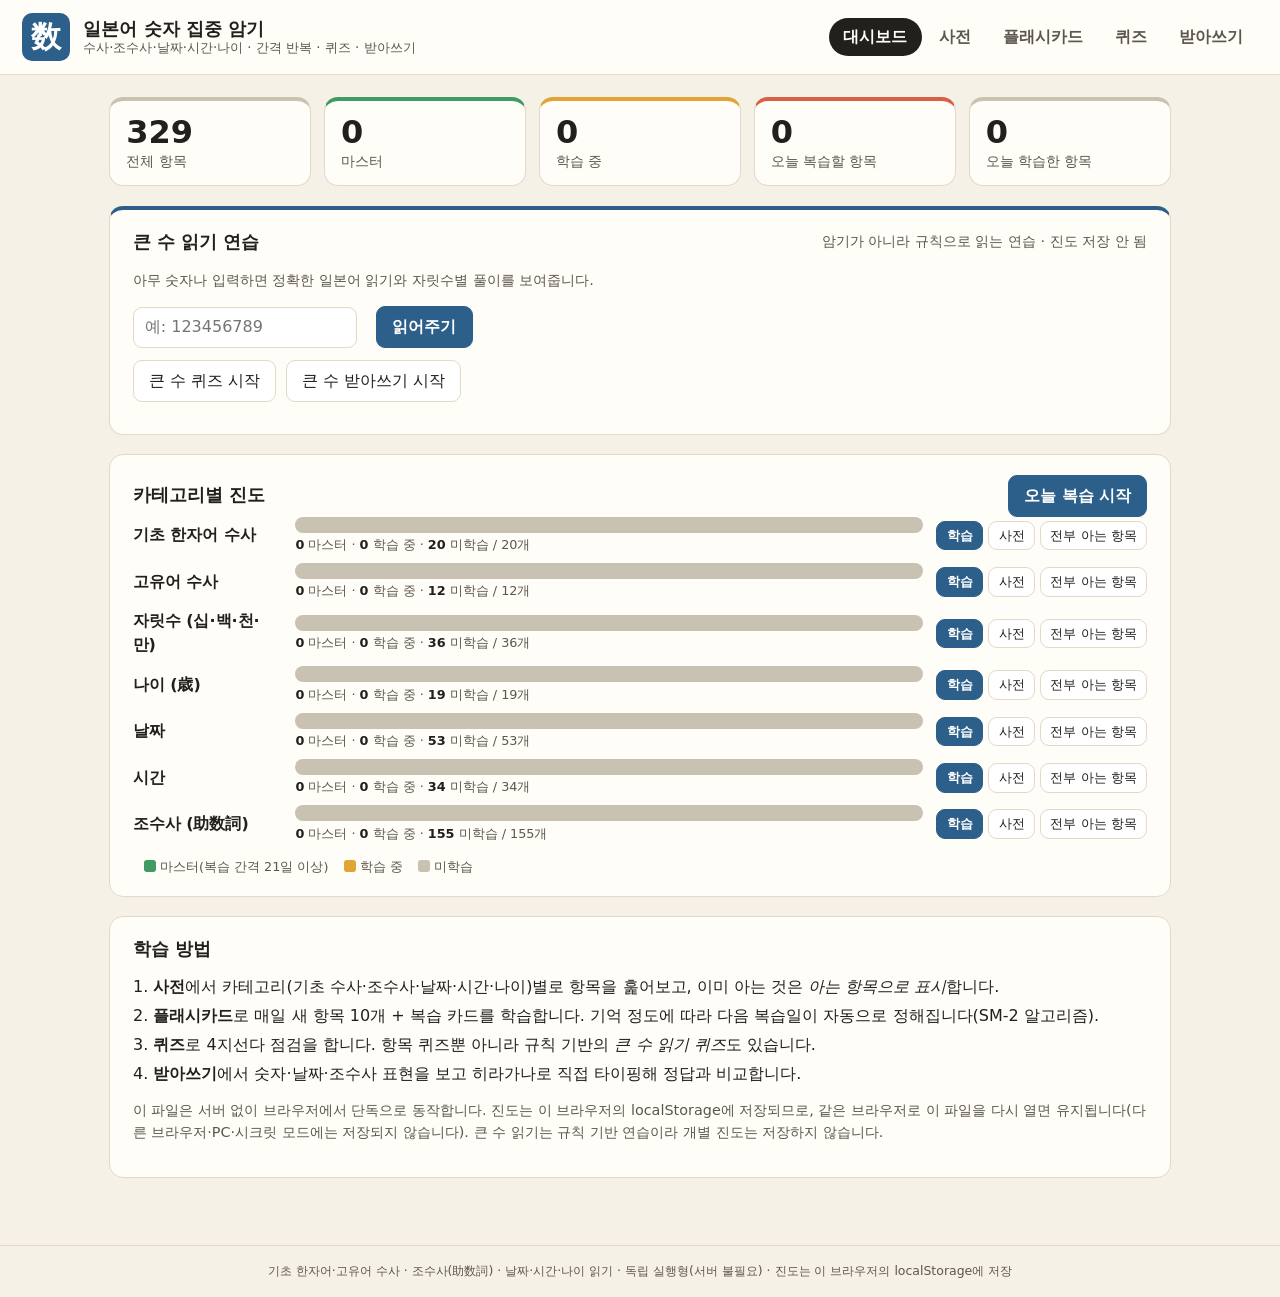
<file: standalone/nihongo-suuji-trainer.html>
<!DOCTYPE html>
<html lang="ko">
<head>
<link rel="icon" href="data:image/svg+xml,<svg xmlns=%22http://www.w3.org/2000/svg%22 viewBox=%220 0 100 100%22><text y=%22.9em%22 font-size=%2290%22>数</text></svg>">
<meta charset="utf-8">
<meta name="viewport" content="width=device-width, initial-scale=1">
<title>日本語 数字 집중 암기</title>
<style>
:root {
  --paper: #f6f1e7;
  --paper-2: #fffdf8;
  --ink: #23201c;
  --ink-2: #5d564c;
  --line: #e2d9c8;
  --accent: #2c5f8a;
  --accent-2: #204a6d;
  --new: #c9c1b2;
  --learning: #e0a534;
  --mastered: #3f9a63;
  --due: #d95f45;
  --kanji-font: "Noto Sans JP", "Noto Sans CJK JP", "Yu Gothic", "Meiryo", "MS Gothic", "Hiragino Kaku Gothic ProN", sans-serif;
  --ui-font: "Segoe UI", "Malgun Gothic", "Apple SD Gothic Neo", "Noto Sans KR", system-ui, sans-serif;
}

* { box-sizing: border-box; }
html { color-scheme: light; }
body {
  margin: 0;
  font-family: var(--ui-font);
  background: var(--paper);
  color: var(--ink);
  line-height: 1.5;
}
[lang="ja"], .ja { font-family: var(--kanji-font); }
button { font: inherit; cursor: pointer; }
a { color: inherit; }
.hidden { display: none !important; }
.muted { color: var(--ink-2); font-size: .9rem; }
.center { text-align: center; }
code { background: #e3e9ee; padding: 0 .3em; border-radius: 4px; }
kbd {
  display: inline-block; margin-left: .45em; padding: 0 .4em; border-radius: 4px;
  border: 1px solid rgba(0,0,0,.25); background: rgba(255,255,255,.55);
  font: .72rem/1.5 var(--ui-font); color: var(--ink-2);
}

/* ---------- header ---------- */
.top {
  display: flex; flex-wrap: wrap; align-items: center; justify-content: space-between; gap: .8rem 1.5rem;
  padding: .8rem 1.4rem; background: var(--paper-2); border-bottom: 1px solid var(--line);
  position: sticky; top: 0; z-index: 10;
}
.brand { display: flex; align-items: center; gap: .8rem; text-decoration: none; }
.brand-kanji {
  width: 48px; height: 48px; border-radius: 10px; background: var(--accent); color: #fff;
  font: 700 30px/48px var(--kanji-font); text-align: center;
}
.brand-text { display: flex; flex-direction: column; line-height: 1.25; }
.brand-text strong { font-size: 1.15rem; }
.brand-text small { color: var(--ink-2); }
.tabs { display: flex; gap: .2rem; flex-wrap: wrap; }
.tabs a {
  padding: .45rem .9rem; border-radius: 999px; text-decoration: none; font-weight: 600; color: var(--ink-2);
}
.tabs a:hover { background: #e9eef2; }
.tabs a.active { background: var(--ink); color: #fff; }

main { max-width: 1100px; margin: 0 auto; padding: 1.4rem 1.2rem 3rem; }
.view { display: none; }
.view.active { display: block; animation: fade .18s ease-out; }
@keyframes fade { from { opacity: 0; transform: translateY(4px);} to { opacity: 1; transform: none; } }

.card {
  background: var(--paper-2); border: 1px solid var(--line); border-radius: 14px;
  padding: 1.2rem 1.4rem; margin-bottom: 1.2rem;
}
.card h2 { margin: 0 0 .8rem; font-size: 1.1rem; }
.card-head { display: flex; align-items: center; justify-content: space-between; gap: 1rem; flex-wrap: wrap; }
.card-head h2 { margin: 0; }
.howto ol { padding-left: 1.3rem; margin: 0 0 .6rem; }
.howto li { margin: .3rem 0; }

/* ---------- buttons ---------- */
button {
  border: 1px solid var(--line); background: #fff; color: var(--ink);
  padding: .5rem .95rem; border-radius: 9px; transition: background .12s, transform .06s;
}
button:hover { background: #eef2f5; }
button:active { transform: translateY(1px); }
button.primary { background: var(--accent); border-color: var(--accent); color: #fff; font-weight: 600; }
button.primary:hover { background: var(--accent-2); }
button.big { font-size: 1.05rem; padding: .7rem 1.6rem; }
button.link { border: 0; background: none; color: var(--ink-2); text-decoration: underline; padding: 0; }
button.link:hover { color: var(--accent); }
button.small { padding: .25rem .6rem; font-size: .82rem; }

/* ---------- dashboard ---------- */
.hero { display: grid; grid-template-columns: repeat(auto-fit, minmax(150px, 1fr)); gap: .8rem; margin-bottom: 1.2rem; }
.stat {
  background: var(--paper-2); border: 1px solid var(--line); border-radius: 14px; padding: .9rem 1rem;
  border-top: 4px solid var(--new);
}
.stat .num { font-size: 2rem; font-weight: 700; line-height: 1.1; }
.stat .lbl { color: var(--ink-2); font-size: .85rem; }
.stat.st-mastered { border-top-color: var(--mastered); }
.stat.st-learning { border-top-color: var(--learning); }
.stat.st-due { border-top-color: var(--due); }

.bignum-card { border-top: 4px solid var(--accent); }
.bignum-result {
  margin-top: .9rem; padding: 1rem; background: #eef4f8; border: 1px solid #cddce6; border-radius: 12px;
}
.bignum-result .reading { font: 500 1.9rem/1.3 var(--kanji-font); color: var(--accent-2); }
.bignum-result .display { color: var(--ink-2); margin-bottom: .3rem; }
.bignum-result .steps { margin-top: .5rem; font-size: .88rem; color: var(--ink-2); }
.bignum-result .steps div { margin: .1rem 0; }

.grade-rows { display: flex; flex-direction: column; gap: .55rem; }
.grow { display: grid; grid-template-columns: 150px 1fr auto; gap: .8rem; align-items: center; }
.grow .g-label { font-weight: 700; }
.grow .g-bar { height: 16px; border-radius: 8px; overflow: hidden; background: var(--new); display: flex; }
.grow .g-bar i { display: block; height: 100%; }
.grow .g-bar .m { background: var(--mastered); }
.grow .g-bar .l { background: var(--learning); }
.grow .g-nums { font-size: .8rem; color: var(--ink-2); margin-top: .15rem; }
.grow .g-nums b { color: var(--ink); }
.grow .g-actions { display: flex; gap: .3rem; flex-wrap: wrap; }
.legend { margin: .9rem 0 0; font-size: .8rem; color: var(--ink-2); }
.sw { display: inline-block; width: 12px; height: 12px; border-radius: 3px; vertical-align: -1px; margin: 0 .3em 0 .9em; }
.sw-mastered { background: var(--mastered); }
.sw-learning { background: var(--learning); }
.sw-new { background: var(--new); }

/* ---------- list ---------- */
.toolbar { display: flex; flex-wrap: wrap; gap: .6rem; align-items: center; margin-bottom: 1rem; }
.chips { display: flex; flex-wrap: wrap; gap: .3rem; }
.chip {
  padding: .3rem .75rem; border-radius: 999px; border: 1px solid var(--line); background: #fff;
  font-weight: 600;
}
.chip.active { background: var(--ink); color: #fff; border-color: var(--ink); }
select, input[type="search"], input[type="text"] {
  font: inherit; padding: .45rem .7rem; border: 1px solid var(--line); border-radius: 9px; background: #fff; color: var(--ink);
}
input[type="search"] { min-width: 240px; flex: 1; }
.grid { display: grid; grid-template-columns: repeat(auto-fill, minmax(120px, 1fr)); gap: .5rem; }
.tile {
  display: flex; flex-direction: column; align-items: center; justify-content: center; gap: .15rem;
  padding: .6rem .4rem; border-radius: 10px; border: 1px solid var(--line); background: #fff;
  border-bottom-width: 4px; text-align: center;
}
.tile .k { font: 500 1.4rem/1.2 var(--kanji-font); }
.tile .r { font-size: .78rem; color: var(--accent-2); font-family: var(--kanji-font); }
.tile .m { font-size: .68rem; color: var(--ink-2); white-space: nowrap; overflow: hidden; text-overflow: ellipsis; max-width: 100%; }
.tile.st-new { border-bottom-color: var(--new); }
.tile.st-learning { border-bottom-color: var(--learning); }
.tile.st-mastered { border-bottom-color: var(--mastered); }
.tile.is-due { background: #fdf1ee; }
.tile.is-irregular { box-shadow: inset 0 0 0 1px #e0a534; }
.empty { padding: 2rem; text-align: center; color: var(--ink-2); }

/* ---------- badges ---------- */
.badge {
  display: inline-block; padding: .1rem .55rem; border-radius: 999px; font-size: .75rem; font-weight: 600;
  background: #e5ecf1; color: var(--ink-2); margin-right: .3rem;
}
.badge.st-new { background: #e9e4d9; }
.badge.st-learning { background: #fbe7bf; color: #7a5200; }
.badge.st-mastered { background: #d5efdf; color: #1d5c37; }
.badge.due { background: #fadcd3; color: #8f2b20; }
.badge.irregular { background: #fdeccb; color: #8a5a00; }

/* ---------- readings ---------- */
.rd { display: flex; gap: .6rem; align-items: baseline; margin: .2rem 0; font-family: var(--kanji-font); font-size: 1.15rem; }
.rd .lbl { font: 600 .72rem var(--ui-font); color: #fff; background: var(--ink-2); border-radius: 4px; padding: 0 .4em; white-space: nowrap; }
.rd .lbl.on { background: var(--accent); }
.korean { font-size: 1.35rem; font-weight: 700; margin: .3rem 0; }
.note-line { font-size: .85rem; color: #8a5a00; background: #fdf3de; border-radius: 8px; padding: .4rem .6rem; margin-top: .4rem; }

/* ---------- flashcards ---------- */
.progress { height: 8px; background: #e0e8ee; border-radius: 4px; overflow: hidden; margin-bottom: .4rem; }
.progress .bar { height: 100%; width: 0; background: var(--accent); transition: width .2s; }
.flash-meta { display: flex; justify-content: space-between; color: var(--ink-2); font-size: .85rem; margin-bottom: .8rem; }
.fcard {
  background: var(--paper-2); border: 1px solid var(--line); border-radius: 18px; min-height: 300px;
  display: flex; align-items: center; justify-content: center; padding: 1.5rem; margin-bottom: 1rem; cursor: pointer;
  box-shadow: 0 8px 24px rgba(30,50,70,.06);
}
.fcard .big { font: 500 4.5rem/1.2 var(--kanji-font); text-align: center; }
.fcard .front-reading { text-align: center; }
.fcard .front-reading .reading-big { font: 500 3rem/1.3 var(--kanji-font); }
.back { display: grid; grid-template-columns: auto 1fr; gap: 1.5rem; align-items: center; width: 100%; max-width: 640px; }
.back .big { font: 500 3.2rem/1.2 var(--kanji-font); }
.back .hist { font-size: .8rem; color: var(--ink-2); margin-top: .5rem; }
.actions { display: flex; justify-content: center; gap: .6rem; flex-wrap: wrap; margin-bottom: .8rem; }
.actions.rate button {
  min-width: 120px; padding: .6rem .8rem; display: flex; flex-direction: column; align-items: center; gap: .05rem; font-weight: 600;
}
.actions.rate button small { font-weight: 400; color: var(--ink-2); font-size: .72rem; }
.r-again { border-color: #e0a89e; background: #fbeae6; }
.r-hard { border-color: #e6c48a; background: #fdf1da; }
.r-good { border-color: #a6d3b6; background: #e5f5ea; }
.r-easy { border-color: #9dc2e6; background: #e5f0fb; }

/* ---------- quiz mode toggle ---------- */
.quiz-mode-toggle { display: flex; gap: .4rem; margin-bottom: 1rem; }
.qmode, .wmode {
  padding: .5rem 1.1rem; border-radius: 999px; font-weight: 600; border: 1px solid var(--line); background: #fff;
}
.qmode.active, .wmode.active { background: var(--accent); border-color: var(--accent); color: #fff; }

/* ---------- quiz ---------- */
.qcard { background: var(--paper-2); border: 1px solid var(--line); border-radius: 18px; padding: 1.5rem; margin-bottom: 1rem; }
.q-prompt { text-align: center; margin-bottom: 1.2rem; }
.q-prompt .big { font: 500 3.4rem/1.2 var(--kanji-font); }
.q-prompt .sub { color: var(--ink-2); font-size: .9rem; }
.choices { display: grid; grid-template-columns: repeat(auto-fit, minmax(200px, 1fr)); gap: .6rem; }
.choice {
  text-align: left; padding: .8rem 1rem; font-size: 1.15rem; border-radius: 12px; display: flex; gap: .7rem; align-items: center;
  font-family: var(--kanji-font);
}
.choice .idx { font: 600 .8rem var(--ui-font); color: #fff; background: var(--ink-2); border-radius: 6px; padding: .1rem .5rem; }
.choice.correct { background: #d5efdf; border-color: var(--mastered); }
.choice.wrong { background: #fadcd3; border-color: var(--due); }
.choice:disabled { cursor: default; opacity: .85; }
.q-reveal { margin-top: 1rem; padding-top: 1rem; border-top: 1px dashed var(--line); }
.q-reveal .big { font: 500 2.4rem/1.2 var(--kanji-font); }
.result-list { display: flex; flex-wrap: wrap; gap: .4rem; margin-top: .6rem; }

/* ---------- dictation / writing ---------- */
.write-prompt-card {
  background: var(--paper-2); border: 1px solid var(--line); border-radius: 18px; padding: 2rem; margin-bottom: 1rem;
  text-align: center;
}
.write-prompt-card .big { font: 500 4rem/1.3 var(--kanji-font); }
.write-input-row { display: flex; gap: .6rem; margin-bottom: 1rem; }
.write-input-row input { flex: 1; font-size: 1.2rem; padding: .7rem 1rem; font-family: var(--kanji-font); }
.write-result { padding: 1rem; border-radius: 12px; margin-bottom: 1rem; }
.write-result.ok { background: #e1f3e8; border: 1px solid var(--mastered); }
.write-result.bad { background: #fbe6e1; border: 1px solid var(--due); }
.write-result .expected { font: 500 1.5rem/1.3 var(--kanji-font); margin-top: .3rem; }
.write-result .steps { margin-top: .5rem; font-size: .85rem; color: var(--ink-2); }

/* ---------- modal ---------- */
.modal {
  position: fixed; inset: 0; background: rgba(20,30,40,.45); display: flex; align-items: center; justify-content: center;
  z-index: 50; padding: 1rem;
}
.modal-box {
  background: var(--paper-2); border-radius: 18px; padding: 1.5rem; max-width: 640px; width: 100%; max-height: 90vh; overflow: auto;
  box-shadow: 0 20px 60px rgba(0,0,0,.25);
}
.detail-big { font: 500 3.5rem/1.2 var(--kanji-font); margin-bottom: .5rem; }
.detail .prog { font-size: .85rem; color: var(--ink-2); margin: .6rem 0; }
.detail .actions { justify-content: flex-start; margin-top: 1rem; }
.modal-close { float: right; }

/* ---------- toast ---------- */
.toast {
  position: fixed; left: 50%; bottom: 1.5rem; transform: translateX(-50%); background: var(--ink); color: #fff;
  padding: .6rem 1.1rem; border-radius: 999px; font-size: .9rem; z-index: 60; box-shadow: 0 6px 20px rgba(0,0,0,.25);
}
.foot { text-align: center; color: var(--ink-2); font-size: .78rem; padding: 1rem; border-top: 1px solid var(--line); }

.form-row { display: flex; flex-wrap: wrap; gap: .8rem 1.2rem; align-items: end; }
.form-row label { display: flex; flex-direction: column; gap: .2rem; font-size: .85rem; color: var(--ink-2); }

@media (max-width: 720px) {
  .back, .detail { grid-template-columns: 1fr; }
  .fcard .big { font-size: 3.2rem; }
  .grow { grid-template-columns: 1fr; }
  .grow .g-actions { grid-column: 1 / -1; }
  .brand-text small { display: none; }
  .write-input-row { flex-direction: column; }
}

</style>
</head>
<body>
<header class="top">
  <a class="brand" href="#dash">
    <span class="brand-kanji" lang="ja">数</span>
    <span class="brand-text">
      <strong>일본어 숫자 집중 암기</strong>
      <small>수사·조수사·날짜·시간·나이 · 간격 반복 · 퀴즈 · 받아쓰기</small>
    </span>
  </a>
  <nav class="tabs">
    <a href="#dash" data-view="dash">대시보드</a>
    <a href="#list" data-view="list">사전</a>
    <a href="#flash" data-view="flash">플래시카드</a>
    <a href="#quiz" data-view="quiz">퀴즈</a>
    <a href="#write" data-view="write">받아쓰기</a>
  </nav>
</header>

<main>
  <!-- ============================ 대시보드 ============================ -->
  <section id="view-dash" class="view">
    <div class="hero">
      <div class="stat"><div class="num" id="d-total">0</div><div class="lbl">전체 항목</div></div>
      <div class="stat st-mastered"><div class="num" id="d-mastered">0</div><div class="lbl">마스터</div></div>
      <div class="stat st-learning"><div class="num" id="d-learning">0</div><div class="lbl">학습 중</div></div>
      <div class="stat st-due"><div class="num" id="d-due">0</div><div class="lbl">오늘 복습할 항목</div></div>
      <div class="stat"><div class="num" id="d-today">0</div><div class="lbl">오늘 학습한 항목</div></div>
    </div>

    <div class="card bignum-card">
      <div class="card-head">
        <h2>큰 수 읽기 연습</h2>
        <span class="muted">암기가 아니라 규칙으로 읽는 연습 · 진도 저장 안 됨</span>
      </div>
      <p class="muted">아무 숫자나 입력하면 정확한 일본어 읽기와 자릿수별 풀이를 보여줍니다.</p>
      <div class="form-row">
        <input id="dash-bignum-input" type="text" inputmode="numeric" placeholder="예: 123456789" style="min-width:220px">
        <button class="primary" id="dash-bignum-go">읽어주기</button>
      </div>
      <div id="dash-bignum-result" class="bignum-result hidden"></div>
      <div class="actions" style="justify-content:flex-start; margin-top:.8rem">
        <button id="dash-bignum-quiz">큰 수 퀴즈 시작</button>
        <button id="dash-bignum-write">큰 수 받아쓰기 시작</button>
      </div>
    </div>

    <div class="card">
      <div class="card-head">
        <h2>카테고리별 진도</h2>
        <button class="primary" id="dash-review-all">오늘 복습 시작</button>
      </div>
      <div id="cat-rows" class="grade-rows"></div>
      <p class="legend">
        <span class="sw sw-mastered"></span>마스터(복습 간격 21일 이상)
        <span class="sw sw-learning"></span>학습 중
        <span class="sw sw-new"></span>미학습
      </p>
    </div>

    <div class="card howto">
      <h2>학습 방법</h2>
      <ol>
        <li><strong>사전</strong>에서 카테고리(기초 수사·조수사·날짜·시간·나이)별로 항목을 훑어보고, 이미 아는 것은 <em>아는 항목으로 표시</em>합니다.</li>
        <li><strong>플래시카드</strong>로 매일 새 항목 10개 + 복습 카드를 학습합니다. 기억 정도에 따라 다음 복습일이 자동으로 정해집니다(SM-2 알고리즘).</li>
        <li><strong>퀴즈</strong>로 4지선다 점검을 합니다. 항목 퀴즈뿐 아니라 규칙 기반의 <em>큰 수 읽기 퀴즈</em>도 있습니다.</li>
        <li><strong>받아쓰기</strong>에서 숫자·날짜·조수사 표현을 보고 히라가나로 직접 타이핑해 정답과 비교합니다.</li>
      </ol>
      <p class="muted">이 파일은 서버 없이 브라우저에서 단독으로 동작합니다. 진도는 이 브라우저의 localStorage에 저장되므로, 같은 브라우저로 이 파일을 다시 열면 유지됩니다(다른 브라우저·PC·시크릿 모드에는 저장되지 않습니다). 큰 수 읽기는 규칙 기반 연습이라 개별 진도는 저장하지 않습니다.</p>
    </div>
  </section>

  <!-- ============================ 사전 ============================ -->
  <section id="view-list" class="view">
    <div class="toolbar">
      <div class="chips" id="list-cats"></div>
      <select id="list-sub"></select>
      <select id="list-status">
        <option value="all">전체 상태</option>
        <option value="new">미학습</option>
        <option value="learning">학습 중</option>
        <option value="mastered">마스터</option>
        <option value="due">오늘 복습</option>
      </select>
      <input id="list-q" type="search" placeholder="표현 · 읽기(はち/ハチ) · 뜻 검색" autocomplete="off">
      <span id="list-count" class="muted"></span>
    </div>
    <div id="list-grid" class="grid suuji-grid"></div>
  </section>

  <!-- ============================ 플래시카드 ============================ -->
  <section id="view-flash" class="view">
    <div class="card settings" id="flash-settings">
      <h2>플래시카드 (간격 반복 학습)</h2>
      <div class="form-row">
        <label>카테고리 <select id="flash-cat" class="cat-select"></select></label>
        <label>세부 <select id="flash-sub" class="sub-select"></select></label>
        <label>앞면
          <select id="flash-front">
            <option value="prompt">표현 → 읽기·뜻</option>
            <option value="reading">읽기 → 표현</option>
          </select>
        </label>
        <label>새 항목
          <select id="flash-new">
            <option value="5">5개</option>
            <option value="10" selected>10개</option>
            <option value="20">20개</option>
            <option value="0">0 (복습만)</option>
          </select>
        </label>
        <label>카드 수
          <select id="flash-limit">
            <option value="10">10장</option>
            <option value="20" selected>20장</option>
            <option value="50">50장</option>
            <option value="100">100장</option>
          </select>
        </label>
        <button class="primary" id="flash-start">시작</button>
      </div>
      <p class="muted" id="flash-info">복습 예정 카드가 먼저 나오고, 그 뒤에 새 항목이 이어집니다.</p>
    </div>

    <div id="flash-stage" class="hidden">
      <div class="progress"><div class="bar" id="flash-bar"></div></div>
      <div class="flash-meta"><span id="flash-pos"></span><span id="flash-tag"></span></div>
      <div class="fcard" id="fcard">
        <div id="fcard-front"></div>
        <div id="fcard-back" class="hidden"></div>
      </div>
      <div class="actions" id="flash-flip-row">
        <button class="primary big" id="flash-flip">정답 보기 <kbd>Space</kbd></button>
      </div>
      <div class="actions rate hidden" id="flash-rate-row">
        <button data-q="1" class="r-again">다시<kbd>1</kbd><small>바로 재출제</small></button>
        <button data-q="3" class="r-hard">어려움<kbd>2</kbd><small id="iv-hard"></small></button>
        <button data-q="4" class="r-good">보통<kbd>3</kbd><small id="iv-good"></small></button>
        <button data-q="5" class="r-easy">쉬움<kbd>4</kbd><small id="iv-easy"></small></button>
      </div>
      <p class="muted center"><button class="link" id="flash-quit">세션 종료</button></p>
    </div>

    <div id="flash-done" class="card center hidden"></div>
  </section>

  <!-- ============================ 퀴즈 ============================ -->
  <section id="view-quiz" class="view">
    <div class="quiz-mode-toggle">
      <button class="qmode active" data-qmode="item">항목 퀴즈</button>
      <button class="qmode" data-qmode="bignum">큰 수 읽기 퀴즈</button>
    </div>

    <div class="card settings" id="quiz-settings">
      <h2>항목 퀴즈 (4지선다)</h2>
      <div class="form-row">
        <label>카테고리 <select id="quiz-cat" class="cat-select"></select></label>
        <label>세부 <select id="quiz-sub" class="sub-select"></select></label>
        <label>유형
          <select id="quiz-mode">
            <option value="reading">표현 → 읽기</option>
            <option value="prompt">읽기 → 표현</option>
          </select>
        </label>
        <label>출제 대상
          <select id="quiz-pool">
            <option value="all">전체</option>
            <option value="studied">학습한 항목만</option>
          </select>
        </label>
        <label>문항 수
          <select id="quiz-n">
            <option value="10" selected>10문항</option>
            <option value="20">20문항</option>
            <option value="50">50문항</option>
          </select>
        </label>
        <button class="primary" id="quiz-start">시작</button>
      </div>
    </div>

    <div class="card settings hidden" id="bignum-quiz-settings">
      <h2>큰 수 읽기 퀴즈</h2>
      <div class="form-row">
        <label>자릿수
          <select id="bignum-level">
            <option value="2">두 자리 (10~99)</option>
            <option value="3" selected>세 자리 (100~999)</option>
            <option value="4">네 자리 (1000~9999)</option>
            <option value="man">만 단위 (1만~9999만)</option>
            <option value="oku">억 단위 (1억~)</option>
          </select>
        </label>
        <label>문항 수
          <select id="bignum-n">
            <option value="10" selected>10문항</option>
            <option value="20">20문항</option>
          </select>
        </label>
        <button class="primary" id="bignum-quiz-start">시작</button>
      </div>
    </div>

    <div id="quiz-stage" class="hidden">
      <div class="progress"><div class="bar" id="quiz-bar"></div></div>
      <div class="flash-meta"><span id="quiz-pos"></span><span id="quiz-score"></span></div>
      <div class="qcard">
        <div class="q-prompt" id="quiz-prompt"></div>
        <div class="choices" id="quiz-choices"></div>
        <div class="q-reveal hidden" id="quiz-reveal"></div>
      </div>
      <div class="actions"><button class="primary big hidden" id="quiz-next">다음 <kbd>Enter</kbd></button></div>
    </div>

    <div id="quiz-done" class="card hidden"></div>
  </section>

  <!-- ============================ 받아쓰기 ============================ -->
  <section id="view-write" class="view">
    <div class="quiz-mode-toggle">
      <button class="wmode active" data-wmode="item">항목 받아쓰기</button>
      <button class="wmode" data-wmode="bignum">큰 수 받아쓰기</button>
    </div>

    <div class="card settings" id="write-settings">
      <h2>항목 받아쓰기</h2>
      <div class="form-row">
        <label>카테고리 <select id="write-cat" class="cat-select"></select></label>
        <label>세부 <select id="write-sub" class="sub-select"></select></label>
        <label>대상
          <select id="write-source">
            <option value="due">오늘 복습 + 새 항목</option>
            <option value="learning">학습 중인 항목</option>
            <option value="new">미학습 항목 (순서대로)</option>
            <option value="random">무작위</option>
          </select>
        </label>
        <label>개수
          <select id="write-n">
            <option value="10" selected>10개</option>
            <option value="20">20개</option>
            <option value="50">50개</option>
          </select>
        </label>
        <button class="primary" id="write-start">시작</button>
      </div>
      <p class="muted">표현을 보고 히라가나 읽기를 입력하세요. 정답을 확인하면 복습 일정에 반영됩니다.</p>
    </div>

    <div class="card settings hidden" id="bignum-write-settings">
      <h2>큰 수 받아쓰기</h2>
      <div class="form-row">
        <label>자릿수
          <select id="bw-level">
            <option value="2">두 자리 (10~99)</option>
            <option value="3" selected>세 자리 (100~999)</option>
            <option value="4">네 자리 (1000~9999)</option>
            <option value="man">만 단위 (1만~9999만)</option>
            <option value="oku">억 단위 (1억~)</option>
          </select>
        </label>
        <label>개수
          <select id="bw-n">
            <option value="10" selected>10개</option>
            <option value="20">20개</option>
          </select>
        </label>
        <button class="primary" id="bw-start">시작</button>
      </div>
      <p class="muted">임의의 숫자를 보고 히라가나로 정확히 읽어 타이핑하세요. 진도는 저장되지 않습니다.</p>
    </div>

    <div id="write-stage" class="hidden">
      <div class="progress"><div class="bar" id="write-bar"></div></div>
      <div class="flash-meta"><span id="write-pos"></span><span id="write-tag"></span></div>
      <div class="write-prompt-card">
        <div class="big" id="write-prompt-text"></div>
        <div class="muted" id="write-prompt-sub"></div>
      </div>
      <div class="write-input-row">
        <input id="write-input" type="text" placeholder="히라가나로 입력 (예: いっぽん)" autocomplete="off" autocapitalize="off">
        <button class="primary" id="write-check">확인 <kbd>Enter</kbd></button>
      </div>
      <div id="write-result" class="write-result hidden"></div>
      <div class="actions hidden" id="write-next-row">
        <button class="primary big" id="write-next">다음 <kbd>Enter</kbd></button>
      </div>
      <p class="muted center"><button class="link" id="write-quit">세션 종료</button></p>
    </div>

    <div id="write-done" class="card center hidden"></div>
  </section>
</main>

<footer class="foot">기초 한자어·고유어 수사 · 조수사(助数詞) · 날짜·시간·나이 읽기 · 독립 실행형(서버 불필요) · 진도는 이 브라우저의 localStorage에 저장</footer>

<div id="modal" class="modal hidden"><div class="modal-box" id="modal-box"></div></div>
<div id="toast" class="toast hidden"></div>
<script>
const ITEMS_DATA = [{"id": "basic-on-0a", "category": "basic", "subcategory": "onyomi", "prompt": "0", "reading": "ぜろ", "korean": "숫자 0 (ゼロ)", "note": ""}, {"id": "basic-on-0b", "category": "basic", "subcategory": "onyomi", "prompt": "0", "reading": "れい", "korean": "숫자 0 (れい, 격식체)", "note": ""}, {"id": "basic-on-1", "category": "basic", "subcategory": "onyomi", "prompt": "1", "reading": "いち", "korean": "숫자 1", "note": ""}, {"id": "basic-on-2", "category": "basic", "subcategory": "onyomi", "prompt": "2", "reading": "に", "korean": "숫자 2", "note": ""}, {"id": "basic-on-3", "category": "basic", "subcategory": "onyomi", "prompt": "3", "reading": "さん", "korean": "숫자 3", "note": ""}, {"id": "basic-on-4a", "category": "basic", "subcategory": "onyomi", "prompt": "4", "reading": "よん", "korean": "숫자 4 (よん)", "note": ""}, {"id": "basic-on-4b", "category": "basic", "subcategory": "onyomi", "prompt": "4", "reading": "し", "korean": "숫자 4 (し)", "note": ""}, {"id": "basic-on-5", "category": "basic", "subcategory": "onyomi", "prompt": "5", "reading": "ご", "korean": "숫자 5", "note": ""}, {"id": "basic-on-6", "category": "basic", "subcategory": "onyomi", "prompt": "6", "reading": "ろく", "korean": "숫자 6", "note": ""}, {"id": "basic-on-7a", "category": "basic", "subcategory": "onyomi", "prompt": "7", "reading": "なな", "korean": "숫자 7 (なな)", "note": ""}, {"id": "basic-on-7b", "category": "basic", "subcategory": "onyomi", "prompt": "7", "reading": "しち", "korean": "숫자 7 (しち)", "note": ""}, {"id": "basic-on-8", "category": "basic", "subcategory": "onyomi", "prompt": "8", "reading": "はち", "korean": "숫자 8", "note": ""}, {"id": "basic-on-9a", "category": "basic", "subcategory": "onyomi", "prompt": "9", "reading": "きゅう", "korean": "숫자 9 (きゅう)", "note": ""}, {"id": "basic-on-9b", "category": "basic", "subcategory": "onyomi", "prompt": "9", "reading": "く", "korean": "숫자 9 (く)", "note": ""}, {"id": "basic-on-10", "category": "basic", "subcategory": "onyomi", "prompt": "10", "reading": "じゅう", "korean": "숫자 10", "note": ""}, {"id": "basic-on-100", "category": "basic", "subcategory": "onyomi", "prompt": "100", "reading": "ひゃく", "korean": "숫자 100 (백)", "note": ""}, {"id": "basic-on-1000", "category": "basic", "subcategory": "onyomi", "prompt": "1000", "reading": "せん", "korean": "숫자 1000 (천)", "note": ""}, {"id": "basic-on-10000", "category": "basic", "subcategory": "onyomi", "prompt": "10000", "reading": "いちまん", "korean": "숫자 10000 (1만)", "note": ""}, {"id": "basic-on-100000000", "category": "basic", "subcategory": "onyomi", "prompt": "100000000", "reading": "いちおく", "korean": "숫자 100000000 (1억)", "note": ""}, {"id": "basic-on-1000000000000", "category": "basic", "subcategory": "onyomi", "prompt": "1000000000000", "reading": "いっちょう", "korean": "숫자 1000000000000 (1조)", "note": "촉음화: いち+ちょう→いっちょう"}, {"id": "wago-1", "category": "wago", "subcategory": "native", "prompt": "1", "reading": "ひとつ", "korean": "물건 1개(고유어)", "note": ""}, {"id": "wago-2", "category": "wago", "subcategory": "native", "prompt": "2", "reading": "ふたつ", "korean": "물건 2개(고유어)", "note": ""}, {"id": "wago-3", "category": "wago", "subcategory": "native", "prompt": "3", "reading": "みっつ", "korean": "물건 3개(고유어)", "note": ""}, {"id": "wago-4", "category": "wago", "subcategory": "native", "prompt": "4", "reading": "よっつ", "korean": "물건 4개(고유어)", "note": ""}, {"id": "wago-5", "category": "wago", "subcategory": "native", "prompt": "5", "reading": "いつつ", "korean": "물건 5개(고유어)", "note": ""}, {"id": "wago-6", "category": "wago", "subcategory": "native", "prompt": "6", "reading": "むっつ", "korean": "물건 6개(고유어)", "note": ""}, {"id": "wago-7", "category": "wago", "subcategory": "native", "prompt": "7", "reading": "ななつ", "korean": "물건 7개(고유어)", "note": ""}, {"id": "wago-8", "category": "wago", "subcategory": "native", "prompt": "8", "reading": "やっつ", "korean": "물건 8개(고유어)", "note": ""}, {"id": "wago-9", "category": "wago", "subcategory": "native", "prompt": "9", "reading": "ここのつ", "korean": "물건 9개(고유어)", "note": ""}, {"id": "wago-10", "category": "wago", "subcategory": "native", "prompt": "10", "reading": "とお", "korean": "물건 10개(고유어)", "note": ""}, {"id": "wago-ikutsu", "category": "wago", "subcategory": "native", "prompt": "いくつ(개수)", "reading": "いくつ", "korean": "몇 개?", "note": ""}, {"id": "wago-hatachi", "category": "wago", "subcategory": "native", "prompt": "20歳", "reading": "はたち", "korean": "스무 살 (20세, 불규칙)", "note": "はたち는 20세 전용 불규칙 표현"}, {"id": "place-juu-10", "category": "place", "subcategory": "juu", "prompt": "10", "reading": "じゅう", "korean": "10 (십)", "note": ""}, {"id": "place-juu-20", "category": "place", "subcategory": "juu", "prompt": "20", "reading": "にじゅう", "korean": "20 (이십)", "note": ""}, {"id": "place-juu-30", "category": "place", "subcategory": "juu", "prompt": "30", "reading": "さんじゅう", "korean": "30 (삼십)", "note": ""}, {"id": "place-juu-40", "category": "place", "subcategory": "juu", "prompt": "40", "reading": "よんじゅう", "korean": "40 (사십)", "note": ""}, {"id": "place-juu-50", "category": "place", "subcategory": "juu", "prompt": "50", "reading": "ごじゅう", "korean": "50 (오십)", "note": ""}, {"id": "place-juu-60", "category": "place", "subcategory": "juu", "prompt": "60", "reading": "ろくじゅう", "korean": "60 (육십)", "note": ""}, {"id": "place-juu-70", "category": "place", "subcategory": "juu", "prompt": "70", "reading": "ななじゅう", "korean": "70 (칠십)", "note": ""}, {"id": "place-juu-80", "category": "place", "subcategory": "juu", "prompt": "80", "reading": "はちじゅう", "korean": "80 (팔십)", "note": ""}, {"id": "place-juu-90", "category": "place", "subcategory": "juu", "prompt": "90", "reading": "きゅうじゅう", "korean": "90 (구십)", "note": ""}, {"id": "place-hyaku-100", "category": "place", "subcategory": "hyaku", "prompt": "100", "reading": "ひゃく", "korean": "100 (백)", "note": ""}, {"id": "place-hyaku-200", "category": "place", "subcategory": "hyaku", "prompt": "200", "reading": "にひゃく", "korean": "200 (이백)", "note": ""}, {"id": "place-hyaku-300", "category": "place", "subcategory": "hyaku", "prompt": "300", "reading": "さんびゃく", "korean": "300 (삼백)", "note": "탁음화: ひゃく→びゃく"}, {"id": "place-hyaku-400", "category": "place", "subcategory": "hyaku", "prompt": "400", "reading": "よんひゃく", "korean": "400 (사백)", "note": ""}, {"id": "place-hyaku-500", "category": "place", "subcategory": "hyaku", "prompt": "500", "reading": "ごひゃく", "korean": "500 (오백)", "note": ""}, {"id": "place-hyaku-600", "category": "place", "subcategory": "hyaku", "prompt": "600", "reading": "ろっぴゃく", "korean": "600 (육백)", "note": "촉음화+반탁음화: ろく+ひゃく→ろっぴゃく"}, {"id": "place-hyaku-700", "category": "place", "subcategory": "hyaku", "prompt": "700", "reading": "ななひゃく", "korean": "700 (칠백)", "note": ""}, {"id": "place-hyaku-800", "category": "place", "subcategory": "hyaku", "prompt": "800", "reading": "はっぴゃく", "korean": "800 (팔백)", "note": "촉음화+반탁음화: はち+ひゃく→はっぴゃく"}, {"id": "place-hyaku-900", "category": "place", "subcategory": "hyaku", "prompt": "900", "reading": "きゅうひゃく", "korean": "900 (구백)", "note": ""}, {"id": "place-sen-1000", "category": "place", "subcategory": "sen", "prompt": "1000", "reading": "せん", "korean": "1000 (천)", "note": ""}, {"id": "place-sen-2000", "category": "place", "subcategory": "sen", "prompt": "2000", "reading": "にせん", "korean": "2000 (이천)", "note": ""}, {"id": "place-sen-3000", "category": "place", "subcategory": "sen", "prompt": "3000", "reading": "さんぜん", "korean": "3000 (삼천)", "note": "탁음화: せん→ぜん"}, {"id": "place-sen-4000", "category": "place", "subcategory": "sen", "prompt": "4000", "reading": "よんせん", "korean": "4000 (사천)", "note": ""}, {"id": "place-sen-5000", "category": "place", "subcategory": "sen", "prompt": "5000", "reading": "ごせん", "korean": "5000 (오천)", "note": ""}, {"id": "place-sen-6000", "category": "place", "subcategory": "sen", "prompt": "6000", "reading": "ろくせん", "korean": "6000 (육천)", "note": ""}, {"id": "place-sen-7000", "category": "place", "subcategory": "sen", "prompt": "7000", "reading": "ななせん", "korean": "7000 (칠천)", "note": ""}, {"id": "place-sen-8000", "category": "place", "subcategory": "sen", "prompt": "8000", "reading": "はっせん", "korean": "8000 (팔천)", "note": "촉음화: はち+せん→はっせん"}, {"id": "place-sen-9000", "category": "place", "subcategory": "sen", "prompt": "9000", "reading": "きゅうせん", "korean": "9000 (구천)", "note": ""}, {"id": "place-man-10000", "category": "place", "subcategory": "man", "prompt": "10000", "reading": "いちまん", "korean": "10000 (1만)", "note": ""}, {"id": "place-man-20000", "category": "place", "subcategory": "man", "prompt": "20000", "reading": "にまん", "korean": "20000 (2만)", "note": ""}, {"id": "place-man-30000", "category": "place", "subcategory": "man", "prompt": "30000", "reading": "さんまん", "korean": "30000 (3만)", "note": ""}, {"id": "place-man-40000", "category": "place", "subcategory": "man", "prompt": "40000", "reading": "よんまん", "korean": "40000 (4만)", "note": ""}, {"id": "place-man-50000", "category": "place", "subcategory": "man", "prompt": "50000", "reading": "ごまん", "korean": "50000 (5만)", "note": ""}, {"id": "place-man-60000", "category": "place", "subcategory": "man", "prompt": "60000", "reading": "ろくまん", "korean": "60000 (6만)", "note": ""}, {"id": "place-man-70000", "category": "place", "subcategory": "man", "prompt": "70000", "reading": "ななまん", "korean": "70000 (7만)", "note": ""}, {"id": "place-man-80000", "category": "place", "subcategory": "man", "prompt": "80000", "reading": "はちまん", "korean": "80000 (8만)", "note": ""}, {"id": "place-man-90000", "category": "place", "subcategory": "man", "prompt": "90000", "reading": "きゅうまん", "korean": "90000 (9만)", "note": ""}, {"id": "age-1", "category": "age", "subcategory": "sai", "prompt": "1歳", "reading": "いっさい", "korean": "1세", "note": "촉음화: いち+さい→いっさい"}, {"id": "age-2", "category": "age", "subcategory": "sai", "prompt": "2歳", "reading": "にさい", "korean": "2세", "note": ""}, {"id": "age-3", "category": "age", "subcategory": "sai", "prompt": "3歳", "reading": "さんさい", "korean": "3세", "note": ""}, {"id": "age-4", "category": "age", "subcategory": "sai", "prompt": "4歳", "reading": "よんさい", "korean": "4세", "note": ""}, {"id": "age-5", "category": "age", "subcategory": "sai", "prompt": "5歳", "reading": "ごさい", "korean": "5세", "note": ""}, {"id": "age-6", "category": "age", "subcategory": "sai", "prompt": "6歳", "reading": "ろくさい", "korean": "6세", "note": ""}, {"id": "age-7", "category": "age", "subcategory": "sai", "prompt": "7歳", "reading": "ななさい", "korean": "7세", "note": ""}, {"id": "age-8", "category": "age", "subcategory": "sai", "prompt": "8歳", "reading": "はっさい", "korean": "8세", "note": "촉음화: はち+さい→はっさい"}, {"id": "age-9", "category": "age", "subcategory": "sai", "prompt": "9歳", "reading": "きゅうさい", "korean": "9세", "note": ""}, {"id": "age-10", "category": "age", "subcategory": "sai", "prompt": "10歳", "reading": "じゅっさい", "korean": "10세", "note": "じっさい도 가능(전통적 표기)"}, {"id": "age-30", "category": "age", "subcategory": "sai", "prompt": "30歳", "reading": "さんじゅっさい", "korean": "30세", "note": "촉음화: じゅう+さい→じゅっさい"}, {"id": "age-40", "category": "age", "subcategory": "sai", "prompt": "40歳", "reading": "よんじゅっさい", "korean": "40세", "note": "촉음화: じゅう+さい→じゅっさい"}, {"id": "age-50", "category": "age", "subcategory": "sai", "prompt": "50歳", "reading": "ごじゅっさい", "korean": "50세", "note": "촉음화: じゅう+さい→じゅっさい"}, {"id": "age-60", "category": "age", "subcategory": "sai", "prompt": "60歳", "reading": "ろくじゅっさい", "korean": "60세", "note": "촉음화: じゅう+さい→じゅっさい"}, {"id": "age-70", "category": "age", "subcategory": "sai", "prompt": "70歳", "reading": "ななじゅっさい", "korean": "70세", "note": "촉음화: じゅう+さい→じゅっさい"}, {"id": "age-80", "category": "age", "subcategory": "sai", "prompt": "80歳", "reading": "はちじゅっさい", "korean": "80세", "note": "촉음화: じゅう+さい→じゅっさい"}, {"id": "age-90", "category": "age", "subcategory": "sai", "prompt": "90歳", "reading": "きゅうじゅっさい", "korean": "90세", "note": "촉음화: じゅう+さい→じゅっさい"}, {"id": "age-100", "category": "age", "subcategory": "sai", "prompt": "100歳", "reading": "ひゃくさい", "korean": "100세", "note": ""}, {"id": "age-nansai", "category": "age", "subcategory": "sai", "prompt": "何歳", "reading": "なんさい", "korean": "몇 살?", "note": ""}, {"id": "date-day-1", "category": "date", "subcategory": "day", "prompt": "1日", "reading": "ついたち", "korean": "1일", "note": "고유 훈독(불규칙)"}, {"id": "date-day-2", "category": "date", "subcategory": "day", "prompt": "2日", "reading": "ふつか", "korean": "2일", "note": "고유 훈독(불규칙)"}, {"id": "date-day-3", "category": "date", "subcategory": "day", "prompt": "3日", "reading": "みっか", "korean": "3일", "note": "고유 훈독(불규칙)"}, {"id": "date-day-4", "category": "date", "subcategory": "day", "prompt": "4日", "reading": "よっか", "korean": "4일", "note": "고유 훈독(불규칙)"}, {"id": "date-day-5", "category": "date", "subcategory": "day", "prompt": "5日", "reading": "いつか", "korean": "5일", "note": "고유 훈독(불규칙)"}, {"id": "date-day-6", "category": "date", "subcategory": "day", "prompt": "6日", "reading": "むいか", "korean": "6일", "note": "고유 훈독(불규칙)"}, {"id": "date-day-7", "category": "date", "subcategory": "day", "prompt": "7日", "reading": "なのか", "korean": "7일", "note": "고유 훈독(불규칙)"}, {"id": "date-day-8", "category": "date", "subcategory": "day", "prompt": "8日", "reading": "ようか", "korean": "8일", "note": "고유 훈독(불규칙)"}, {"id": "date-day-9", "category": "date", "subcategory": "day", "prompt": "9日", "reading": "ここのか", "korean": "9일", "note": "고유 훈독(불규칙)"}, {"id": "date-day-10", "category": "date", "subcategory": "day", "prompt": "10日", "reading": "とおか", "korean": "10일", "note": "고유 훈독(불규칙)"}, {"id": "date-day-11", "category": "date", "subcategory": "day", "prompt": "11日", "reading": "じゅういちにち", "korean": "11일", "note": ""}, {"id": "date-day-12", "category": "date", "subcategory": "day", "prompt": "12日", "reading": "じゅうににち", "korean": "12일", "note": ""}, {"id": "date-day-13", "category": "date", "subcategory": "day", "prompt": "13日", "reading": "じゅうさんにち", "korean": "13일", "note": ""}, {"id": "date-day-14", "category": "date", "subcategory": "day", "prompt": "14日", "reading": "じゅうよっか", "korean": "14일", "note": "고유 훈독(불규칙)"}, {"id": "date-day-15", "category": "date", "subcategory": "day", "prompt": "15日", "reading": "じゅうごにち", "korean": "15일", "note": ""}, {"id": "date-day-16", "category": "date", "subcategory": "day", "prompt": "16日", "reading": "じゅうろくにち", "korean": "16일", "note": ""}, {"id": "date-day-17", "category": "date", "subcategory": "day", "prompt": "17日", "reading": "じゅうしちにち", "korean": "17일", "note": "しち로 읽음(なな 아님)"}, {"id": "date-day-18", "category": "date", "subcategory": "day", "prompt": "18日", "reading": "じゅうはちにち", "korean": "18일", "note": ""}, {"id": "date-day-19", "category": "date", "subcategory": "day", "prompt": "19日", "reading": "じゅうくにち", "korean": "19일", "note": "く로 읽음(きゅう 아님)"}, {"id": "date-day-20", "category": "date", "subcategory": "day", "prompt": "20日", "reading": "はつか", "korean": "20일", "note": "고유 훈독(불규칙)"}, {"id": "date-day-21", "category": "date", "subcategory": "day", "prompt": "21日", "reading": "にじゅういちにち", "korean": "21일", "note": ""}, {"id": "date-day-22", "category": "date", "subcategory": "day", "prompt": "22日", "reading": "にじゅうににち", "korean": "22일", "note": ""}, {"id": "date-day-23", "category": "date", "subcategory": "day", "prompt": "23日", "reading": "にじゅうさんにち", "korean": "23일", "note": ""}, {"id": "date-day-24", "category": "date", "subcategory": "day", "prompt": "24日", "reading": "にじゅうよっか", "korean": "24일", "note": "고유 훈독(불규칙)"}, {"id": "date-day-25", "category": "date", "subcategory": "day", "prompt": "25日", "reading": "にじゅうごにち", "korean": "25일", "note": ""}, {"id": "date-day-26", "category": "date", "subcategory": "day", "prompt": "26日", "reading": "にじゅうろくにち", "korean": "26일", "note": ""}, {"id": "date-day-27", "category": "date", "subcategory": "day", "prompt": "27日", "reading": "にじゅうしちにち", "korean": "27일", "note": ""}, {"id": "date-day-28", "category": "date", "subcategory": "day", "prompt": "28日", "reading": "にじゅうはちにち", "korean": "28일", "note": ""}, {"id": "date-day-29", "category": "date", "subcategory": "day", "prompt": "29日", "reading": "にじゅうくにち", "korean": "29일", "note": ""}, {"id": "date-day-30", "category": "date", "subcategory": "day", "prompt": "30日", "reading": "さんじゅうにち", "korean": "30일", "note": ""}, {"id": "date-day-31", "category": "date", "subcategory": "day", "prompt": "31日", "reading": "さんじゅういちにち", "korean": "31일", "note": ""}, {"id": "date-day-nan", "category": "date", "subcategory": "day", "prompt": "何日", "reading": "なんにち", "korean": "며칠?/몇 일?", "note": ""}, {"id": "date-month-1", "category": "date", "subcategory": "month", "prompt": "1月", "reading": "いちがつ", "korean": "1월", "note": ""}, {"id": "date-month-2", "category": "date", "subcategory": "month", "prompt": "2月", "reading": "にがつ", "korean": "2월", "note": ""}, {"id": "date-month-3", "category": "date", "subcategory": "month", "prompt": "3月", "reading": "さんがつ", "korean": "3월", "note": ""}, {"id": "date-month-4", "category": "date", "subcategory": "month", "prompt": "4月", "reading": "しがつ", "korean": "4월", "note": "불규칙 발음"}, {"id": "date-month-5", "category": "date", "subcategory": "month", "prompt": "5月", "reading": "ごがつ", "korean": "5월", "note": ""}, {"id": "date-month-6", "category": "date", "subcategory": "month", "prompt": "6月", "reading": "ろくがつ", "korean": "6월", "note": ""}, {"id": "date-month-7", "category": "date", "subcategory": "month", "prompt": "7月", "reading": "しちがつ", "korean": "7월", "note": "불규칙 발음"}, {"id": "date-month-8", "category": "date", "subcategory": "month", "prompt": "8月", "reading": "はちがつ", "korean": "8월", "note": ""}, {"id": "date-month-9", "category": "date", "subcategory": "month", "prompt": "9月", "reading": "くがつ", "korean": "9월", "note": "불규칙 발음"}, {"id": "date-month-10", "category": "date", "subcategory": "month", "prompt": "10月", "reading": "じゅうがつ", "korean": "10월", "note": ""}, {"id": "date-month-11", "category": "date", "subcategory": "month", "prompt": "11月", "reading": "じゅういちがつ", "korean": "11월", "note": ""}, {"id": "date-month-12", "category": "date", "subcategory": "month", "prompt": "12月", "reading": "じゅうにがつ", "korean": "12월", "note": ""}, {"id": "date-month-nan", "category": "date", "subcategory": "month", "prompt": "何月", "reading": "なんがつ", "korean": "몇 월?", "note": ""}, {"id": "date-weekday-mon", "category": "date", "subcategory": "weekday", "prompt": "月曜日", "reading": "げつようび", "korean": "월요일", "note": ""}, {"id": "date-weekday-tue", "category": "date", "subcategory": "weekday", "prompt": "火曜日", "reading": "かようび", "korean": "화요일", "note": ""}, {"id": "date-weekday-wed", "category": "date", "subcategory": "weekday", "prompt": "水曜日", "reading": "すいようび", "korean": "수요일", "note": ""}, {"id": "date-weekday-thu", "category": "date", "subcategory": "weekday", "prompt": "木曜日", "reading": "もくようび", "korean": "목요일", "note": ""}, {"id": "date-weekday-fri", "category": "date", "subcategory": "weekday", "prompt": "金曜日", "reading": "きんようび", "korean": "금요일", "note": ""}, {"id": "date-weekday-sat", "category": "date", "subcategory": "weekday", "prompt": "土曜日", "reading": "どようび", "korean": "토요일", "note": ""}, {"id": "date-weekday-sun", "category": "date", "subcategory": "weekday", "prompt": "日曜日", "reading": "にちようび", "korean": "일요일", "note": ""}, {"id": "date-weekday-nan", "category": "date", "subcategory": "weekday", "prompt": "何曜日", "reading": "なんようび", "korean": "무슨 요일?", "note": ""}, {"id": "time-hour-1", "category": "time", "subcategory": "hour", "prompt": "1時", "reading": "いちじ", "korean": "1시", "note": ""}, {"id": "time-hour-2", "category": "time", "subcategory": "hour", "prompt": "2時", "reading": "にじ", "korean": "2시", "note": ""}, {"id": "time-hour-3", "category": "time", "subcategory": "hour", "prompt": "3時", "reading": "さんじ", "korean": "3시", "note": ""}, {"id": "time-hour-4", "category": "time", "subcategory": "hour", "prompt": "4時", "reading": "よじ", "korean": "4시", "note": "불규칙 발음"}, {"id": "time-hour-5", "category": "time", "subcategory": "hour", "prompt": "5時", "reading": "ごじ", "korean": "5시", "note": ""}, {"id": "time-hour-6", "category": "time", "subcategory": "hour", "prompt": "6時", "reading": "ろくじ", "korean": "6시", "note": ""}, {"id": "time-hour-7", "category": "time", "subcategory": "hour", "prompt": "7時", "reading": "しちじ", "korean": "7시", "note": "불규칙 발음"}, {"id": "time-hour-8", "category": "time", "subcategory": "hour", "prompt": "8時", "reading": "はちじ", "korean": "8시", "note": ""}, {"id": "time-hour-9", "category": "time", "subcategory": "hour", "prompt": "9時", "reading": "くじ", "korean": "9시", "note": "불규칙 발음"}, {"id": "time-hour-10", "category": "time", "subcategory": "hour", "prompt": "10時", "reading": "じゅうじ", "korean": "10시", "note": ""}, {"id": "time-hour-11", "category": "time", "subcategory": "hour", "prompt": "11時", "reading": "じゅういちじ", "korean": "11시", "note": ""}, {"id": "time-hour-12", "category": "time", "subcategory": "hour", "prompt": "12時", "reading": "じゅうにじ", "korean": "12시", "note": ""}, {"id": "time-hour-nan", "category": "time", "subcategory": "hour", "prompt": "何時", "reading": "なんじ", "korean": "몇 시?", "note": ""}, {"id": "time-minute-1", "category": "time", "subcategory": "minute", "prompt": "1分", "reading": "いっぷん", "korean": "1분", "note": "촉음+반탁음(ふ→ぷ)"}, {"id": "time-minute-2", "category": "time", "subcategory": "minute", "prompt": "2分", "reading": "にふん", "korean": "2분", "note": ""}, {"id": "time-minute-3", "category": "time", "subcategory": "minute", "prompt": "3分", "reading": "さんぷん", "korean": "3분", "note": "반탁음(ふ→ぷ)"}, {"id": "time-minute-4", "category": "time", "subcategory": "minute", "prompt": "4分", "reading": "よんぷん", "korean": "4분", "note": "반탁음(ふ→ぷ)"}, {"id": "time-minute-5", "category": "time", "subcategory": "minute", "prompt": "5分", "reading": "ごふん", "korean": "5분", "note": ""}, {"id": "time-minute-6", "category": "time", "subcategory": "minute", "prompt": "6分", "reading": "ろっぷん", "korean": "6분", "note": "촉음+반탁음(ふ→ぷ)"}, {"id": "time-minute-7", "category": "time", "subcategory": "minute", "prompt": "7分", "reading": "ななふん", "korean": "7분", "note": ""}, {"id": "time-minute-8", "category": "time", "subcategory": "minute", "prompt": "8分", "reading": "はっぷん", "korean": "8분", "note": "촉음+반탁음(ふ→ぷ)"}, {"id": "time-minute-9", "category": "time", "subcategory": "minute", "prompt": "9分", "reading": "きゅうふん", "korean": "9분", "note": ""}, {"id": "time-minute-10", "category": "time", "subcategory": "minute", "prompt": "10分", "reading": "じゅっぷん", "korean": "10분", "note": "촉음+반탁음(ふ→ぷ), じっぷん도 허용"}, {"id": "time-minute-15", "category": "time", "subcategory": "minute", "prompt": "15分", "reading": "じゅうごふん", "korean": "15분", "note": ""}, {"id": "time-minute-20", "category": "time", "subcategory": "minute", "prompt": "20分", "reading": "にじゅっぷん", "korean": "20분", "note": "촉음+반탁음(ふ→ぷ)"}, {"id": "time-minute-30", "category": "time", "subcategory": "minute", "prompt": "30分", "reading": "さんじゅっぷん", "korean": "30분", "note": "촉음+반탁음(ふ→ぷ)"}, {"id": "time-minute-han", "category": "time", "subcategory": "minute", "prompt": "30分(半)", "reading": "はん", "korean": "30분(반)", "note": "半(はん)으로도 표현"}, {"id": "time-minute-40", "category": "time", "subcategory": "minute", "prompt": "40分", "reading": "よんじゅっぷん", "korean": "40분", "note": ""}, {"id": "time-minute-50", "category": "time", "subcategory": "minute", "prompt": "50分", "reading": "ごじゅっぷん", "korean": "50분", "note": ""}, {"id": "time-minute-60", "category": "time", "subcategory": "minute", "prompt": "60分", "reading": "ろくじゅっぷん", "korean": "60분", "note": ""}, {"id": "time-minute-nan", "category": "time", "subcategory": "minute", "prompt": "何分", "reading": "なんぷん", "korean": "몇 분?", "note": ""}, {"id": "time-second-1", "category": "time", "subcategory": "second", "prompt": "1秒", "reading": "いちびょう", "korean": "1초", "note": ""}, {"id": "time-second-nan", "category": "time", "subcategory": "second", "prompt": "何秒", "reading": "なんびょう", "korean": "몇 초?", "note": ""}, {"id": "time-second-30", "category": "time", "subcategory": "second", "prompt": "30秒", "reading": "さんじゅうびょう", "korean": "30초", "note": ""}, {"id": "counter-hon-1", "category": "counter", "subcategory": "hon", "prompt": "1本", "reading": "いっぽん", "korean": "연필 등 가늘고 긴 것 1개", "note": "촉음화+반탁음화(っ+h→p)"}, {"id": "counter-hon-2", "category": "counter", "subcategory": "hon", "prompt": "2本", "reading": "にほん", "korean": "연필 등 가늘고 긴 것 2개", "note": ""}, {"id": "counter-hon-3", "category": "counter", "subcategory": "hon", "prompt": "3本", "reading": "さんぼん", "korean": "연필 등 가늘고 긴 것 3개", "note": "탁음화(ん+h→b)"}, {"id": "counter-hon-4", "category": "counter", "subcategory": "hon", "prompt": "4本", "reading": "よんほん", "korean": "연필 등 가늘고 긴 것 4개", "note": ""}, {"id": "counter-hon-5", "category": "counter", "subcategory": "hon", "prompt": "5本", "reading": "ごほん", "korean": "연필 등 가늘고 긴 것 5개", "note": ""}, {"id": "counter-hon-6", "category": "counter", "subcategory": "hon", "prompt": "6本", "reading": "ろっぽん", "korean": "연필 등 가늘고 긴 것 6개", "note": "촉음화+반탁음화(っ+h→p)"}, {"id": "counter-hon-7", "category": "counter", "subcategory": "hon", "prompt": "7本", "reading": "ななほん", "korean": "연필 등 가늘고 긴 것 7개", "note": ""}, {"id": "counter-hon-8", "category": "counter", "subcategory": "hon", "prompt": "8本", "reading": "はっぽん", "korean": "연필 등 가늘고 긴 것 8개", "note": "촉음화+반탁음화(っ+h→p)"}, {"id": "counter-hon-9", "category": "counter", "subcategory": "hon", "prompt": "9本", "reading": "きゅうほん", "korean": "연필 등 가늘고 긴 것 9개", "note": ""}, {"id": "counter-hon-10", "category": "counter", "subcategory": "hon", "prompt": "10本", "reading": "じゅっぽん", "korean": "연필 등 가늘고 긴 것 10개", "note": "촉음화+반탁음화(っ+h→p), じっぽん도 허용"}, {"id": "counter-hon-nan", "category": "counter", "subcategory": "hon", "prompt": "何本", "reading": "なんぼん", "korean": "가늘고 긴 것이 몇 개인지 묻는 말", "note": "탁음화(ん+h→b)"}, {"id": "counter-mai-1", "category": "counter", "subcategory": "mai", "prompt": "1枚", "reading": "いちまい", "korean": "종이 등 얇고 평평한 것 1장", "note": ""}, {"id": "counter-mai-2", "category": "counter", "subcategory": "mai", "prompt": "2枚", "reading": "にまい", "korean": "종이 등 얇고 평평한 것 2장", "note": ""}, {"id": "counter-mai-3", "category": "counter", "subcategory": "mai", "prompt": "3枚", "reading": "さんまい", "korean": "종이 등 얇고 평평한 것 3장", "note": ""}, {"id": "counter-mai-4", "category": "counter", "subcategory": "mai", "prompt": "4枚", "reading": "よんまい", "korean": "종이 등 얇고 평평한 것 4장", "note": ""}, {"id": "counter-mai-5", "category": "counter", "subcategory": "mai", "prompt": "5枚", "reading": "ごまい", "korean": "종이 등 얇고 평평한 것 5장", "note": ""}, {"id": "counter-mai-6", "category": "counter", "subcategory": "mai", "prompt": "6枚", "reading": "ろくまい", "korean": "종이 등 얇고 평평한 것 6장", "note": ""}, {"id": "counter-mai-7", "category": "counter", "subcategory": "mai", "prompt": "7枚", "reading": "ななまい", "korean": "종이 등 얇고 평평한 것 7장", "note": ""}, {"id": "counter-mai-8", "category": "counter", "subcategory": "mai", "prompt": "8枚", "reading": "はちまい", "korean": "종이 등 얇고 평평한 것 8장", "note": ""}, {"id": "counter-mai-9", "category": "counter", "subcategory": "mai", "prompt": "9枚", "reading": "きゅうまい", "korean": "종이 등 얇고 평평한 것 9장", "note": ""}, {"id": "counter-mai-10", "category": "counter", "subcategory": "mai", "prompt": "10枚", "reading": "じゅうまい", "korean": "종이 등 얇고 평평한 것 10장", "note": ""}, {"id": "counter-mai-nan", "category": "counter", "subcategory": "mai", "prompt": "何枚", "reading": "なんまい", "korean": "얇고 평평한 것이 몇 장인지 묻는 말", "note": ""}, {"id": "counter-hiki-1", "category": "counter", "subcategory": "hiki", "prompt": "1匹", "reading": "いっぴき", "korean": "작은 동물 1마리", "note": "촉음화+반탁음화(っ+h→p)"}, {"id": "counter-hiki-2", "category": "counter", "subcategory": "hiki", "prompt": "2匹", "reading": "にひき", "korean": "작은 동물 2마리", "note": ""}, {"id": "counter-hiki-3", "category": "counter", "subcategory": "hiki", "prompt": "3匹", "reading": "さんびき", "korean": "작은 동물 3마리", "note": "탁음화(ん+h→b)"}, {"id": "counter-hiki-4", "category": "counter", "subcategory": "hiki", "prompt": "4匹", "reading": "よんひき", "korean": "작은 동물 4마리", "note": ""}, {"id": "counter-hiki-5", "category": "counter", "subcategory": "hiki", "prompt": "5匹", "reading": "ごひき", "korean": "작은 동물 5마리", "note": ""}, {"id": "counter-hiki-6", "category": "counter", "subcategory": "hiki", "prompt": "6匹", "reading": "ろっぴき", "korean": "작은 동물 6마리", "note": "촉음화+반탁음화(っ+h→p)"}, {"id": "counter-hiki-7", "category": "counter", "subcategory": "hiki", "prompt": "7匹", "reading": "ななひき", "korean": "작은 동물 7마리", "note": ""}, {"id": "counter-hiki-8", "category": "counter", "subcategory": "hiki", "prompt": "8匹", "reading": "はっぴき", "korean": "작은 동물 8마리", "note": "촉음화+반탁음화(っ+h→p)"}, {"id": "counter-hiki-9", "category": "counter", "subcategory": "hiki", "prompt": "9匹", "reading": "きゅうひき", "korean": "작은 동물 9마리", "note": ""}, {"id": "counter-hiki-10", "category": "counter", "subcategory": "hiki", "prompt": "10匹", "reading": "じゅっぴき", "korean": "작은 동물 10마리", "note": "촉음화+반탁음화(っ+h→p), じっぴき도 허용"}, {"id": "counter-hiki-nan", "category": "counter", "subcategory": "hiki", "prompt": "何匹", "reading": "なんびき", "korean": "작은 동물이 몇 마리인지 묻는 말", "note": "탁음화(ん+h→b)"}, {"id": "counter-satsu-1", "category": "counter", "subcategory": "satsu", "prompt": "1冊", "reading": "いっさつ", "korean": "책 등 제본된 것 1권", "note": "촉음화"}, {"id": "counter-satsu-2", "category": "counter", "subcategory": "satsu", "prompt": "2冊", "reading": "にさつ", "korean": "책 등 제본된 것 2권", "note": ""}, {"id": "counter-satsu-3", "category": "counter", "subcategory": "satsu", "prompt": "3冊", "reading": "さんさつ", "korean": "책 등 제본된 것 3권", "note": ""}, {"id": "counter-satsu-4", "category": "counter", "subcategory": "satsu", "prompt": "4冊", "reading": "よんさつ", "korean": "책 등 제본된 것 4권", "note": ""}, {"id": "counter-satsu-5", "category": "counter", "subcategory": "satsu", "prompt": "5冊", "reading": "ごさつ", "korean": "책 등 제본된 것 5권", "note": ""}, {"id": "counter-satsu-6", "category": "counter", "subcategory": "satsu", "prompt": "6冊", "reading": "ろくさつ", "korean": "책 등 제본된 것 6권", "note": "촉음화 없음(예외, 주의)"}, {"id": "counter-satsu-7", "category": "counter", "subcategory": "satsu", "prompt": "7冊", "reading": "ななさつ", "korean": "책 등 제본된 것 7권", "note": ""}, {"id": "counter-satsu-8", "category": "counter", "subcategory": "satsu", "prompt": "8冊", "reading": "はっさつ", "korean": "책 등 제본된 것 8권", "note": "촉음화"}, {"id": "counter-satsu-9", "category": "counter", "subcategory": "satsu", "prompt": "9冊", "reading": "きゅうさつ", "korean": "책 등 제본된 것 9권", "note": ""}, {"id": "counter-satsu-10", "category": "counter", "subcategory": "satsu", "prompt": "10冊", "reading": "じゅっさつ", "korean": "책 등 제본된 것 10권", "note": "촉음화, じっさつ도 허용"}, {"id": "counter-satsu-nan", "category": "counter", "subcategory": "satsu", "prompt": "何冊", "reading": "なんさつ", "korean": "책 등이 몇 권인지 묻는 말", "note": ""}, {"id": "counter-dai-1", "category": "counter", "subcategory": "dai", "prompt": "1台", "reading": "いちだい", "korean": "기계·차량 1대", "note": ""}, {"id": "counter-dai-2", "category": "counter", "subcategory": "dai", "prompt": "2台", "reading": "にだい", "korean": "기계·차량 2대", "note": ""}, {"id": "counter-dai-3", "category": "counter", "subcategory": "dai", "prompt": "3台", "reading": "さんだい", "korean": "기계·차량 3대", "note": ""}, {"id": "counter-dai-4", "category": "counter", "subcategory": "dai", "prompt": "4台", "reading": "よんだい", "korean": "기계·차량 4대", "note": ""}, {"id": "counter-dai-5", "category": "counter", "subcategory": "dai", "prompt": "5台", "reading": "ごだい", "korean": "기계·차량 5대", "note": ""}, {"id": "counter-dai-6", "category": "counter", "subcategory": "dai", "prompt": "6台", "reading": "ろくだい", "korean": "기계·차량 6대", "note": ""}, {"id": "counter-dai-7", "category": "counter", "subcategory": "dai", "prompt": "7台", "reading": "ななだい", "korean": "기계·차량 7대", "note": ""}, {"id": "counter-dai-8", "category": "counter", "subcategory": "dai", "prompt": "8台", "reading": "はちだい", "korean": "기계·차량 8대", "note": ""}, {"id": "counter-dai-9", "category": "counter", "subcategory": "dai", "prompt": "9台", "reading": "きゅうだい", "korean": "기계·차량 9대", "note": ""}, {"id": "counter-dai-10", "category": "counter", "subcategory": "dai", "prompt": "10台", "reading": "じゅうだい", "korean": "기계·차량 10대", "note": ""}, {"id": "counter-dai-nan", "category": "counter", "subcategory": "dai", "prompt": "何台", "reading": "なんだい", "korean": "기계·차량이 몇 대인지 묻는 말", "note": ""}, {"id": "counter-kai-floor-1", "category": "counter", "subcategory": "kai-floor", "prompt": "1階", "reading": "いっかい", "korean": "건물의 1층", "note": "촉음화"}, {"id": "counter-kai-floor-2", "category": "counter", "subcategory": "kai-floor", "prompt": "2階", "reading": "にかい", "korean": "건물의 2층", "note": ""}, {"id": "counter-kai-floor-3", "category": "counter", "subcategory": "kai-floor", "prompt": "3階", "reading": "さんがい", "korean": "건물의 3층", "note": "탁음화(불규칙, さんかい 아님)"}, {"id": "counter-kai-floor-4", "category": "counter", "subcategory": "kai-floor", "prompt": "4階", "reading": "よんかい", "korean": "건물의 4층", "note": ""}, {"id": "counter-kai-floor-5", "category": "counter", "subcategory": "kai-floor", "prompt": "5階", "reading": "ごかい", "korean": "건물의 5층", "note": ""}, {"id": "counter-kai-floor-6", "category": "counter", "subcategory": "kai-floor", "prompt": "6階", "reading": "ろっかい", "korean": "건물의 6층", "note": "촉음화"}, {"id": "counter-kai-floor-7", "category": "counter", "subcategory": "kai-floor", "prompt": "7階", "reading": "ななかい", "korean": "건물의 7층", "note": ""}, {"id": "counter-kai-floor-8", "category": "counter", "subcategory": "kai-floor", "prompt": "8階", "reading": "はっかい", "korean": "건물의 8층", "note": "촉음화"}, {"id": "counter-kai-floor-9", "category": "counter", "subcategory": "kai-floor", "prompt": "9階", "reading": "きゅうかい", "korean": "건물의 9층", "note": ""}, {"id": "counter-kai-floor-10", "category": "counter", "subcategory": "kai-floor", "prompt": "10階", "reading": "じゅっかい", "korean": "건물의 10층", "note": "촉음화, じっかい도 허용"}, {"id": "counter-kai-floor-nan", "category": "counter", "subcategory": "kai-floor", "prompt": "何階", "reading": "なんがい", "korean": "몇 층인지 묻는 말", "note": "탁음화(불규칙), 회화체에서 なんかい도 사용"}, {"id": "counter-hai-1", "category": "counter", "subcategory": "hai", "prompt": "1杯", "reading": "いっぱい", "korean": "잔·그릇에 담긴 것 1잔", "note": "촉음화+반탁음화(っ+h→p)"}, {"id": "counter-hai-2", "category": "counter", "subcategory": "hai", "prompt": "2杯", "reading": "にはい", "korean": "잔·그릇에 담긴 것 2잔", "note": ""}, {"id": "counter-hai-3", "category": "counter", "subcategory": "hai", "prompt": "3杯", "reading": "さんばい", "korean": "잔·그릇에 담긴 것 3잔", "note": "탁음화(ん+h→b)"}, {"id": "counter-hai-4", "category": "counter", "subcategory": "hai", "prompt": "4杯", "reading": "よんはい", "korean": "잔·그릇에 담긴 것 4잔", "note": ""}, {"id": "counter-hai-5", "category": "counter", "subcategory": "hai", "prompt": "5杯", "reading": "ごはい", "korean": "잔·그릇에 담긴 것 5잔", "note": ""}, {"id": "counter-hai-6", "category": "counter", "subcategory": "hai", "prompt": "6杯", "reading": "ろっぱい", "korean": "잔·그릇에 담긴 것 6잔", "note": "촉음화+반탁음화(っ+h→p)"}, {"id": "counter-hai-7", "category": "counter", "subcategory": "hai", "prompt": "7杯", "reading": "ななはい", "korean": "잔·그릇에 담긴 것 7잔", "note": ""}, {"id": "counter-hai-8", "category": "counter", "subcategory": "hai", "prompt": "8杯", "reading": "はっぱい", "korean": "잔·그릇에 담긴 것 8잔", "note": "촉음화+반탁음화(っ+h→p)"}, {"id": "counter-hai-9", "category": "counter", "subcategory": "hai", "prompt": "9杯", "reading": "きゅうはい", "korean": "잔·그릇에 담긴 것 9잔", "note": ""}, {"id": "counter-hai-10", "category": "counter", "subcategory": "hai", "prompt": "10杯", "reading": "じゅっぱい", "korean": "잔·그릇에 담긴 것 10잔", "note": "촉음화+반탁음화(っ+h→p), じっぱい도 허용"}, {"id": "counter-hai-nan", "category": "counter", "subcategory": "hai", "prompt": "何杯", "reading": "なんばい", "korean": "몇 잔인지 묻는 말", "note": "탁음화(ん+h→b)"}, {"id": "counter-kai-times-1", "category": "counter", "subcategory": "kai-times", "prompt": "1回", "reading": "いっかい", "korean": "1회", "note": "촉음화"}, {"id": "counter-kai-times-2", "category": "counter", "subcategory": "kai-times", "prompt": "2回", "reading": "にかい", "korean": "2회", "note": ""}, {"id": "counter-kai-times-3", "category": "counter", "subcategory": "kai-times", "prompt": "3回", "reading": "さんかい", "korean": "3회", "note": ""}, {"id": "counter-kai-times-4", "category": "counter", "subcategory": "kai-times", "prompt": "4回", "reading": "よんかい", "korean": "4회", "note": ""}, {"id": "counter-kai-times-5", "category": "counter", "subcategory": "kai-times", "prompt": "5回", "reading": "ごかい", "korean": "5회", "note": ""}, {"id": "counter-kai-times-6", "category": "counter", "subcategory": "kai-times", "prompt": "6回", "reading": "ろっかい", "korean": "6회", "note": "촉음화"}, {"id": "counter-kai-times-7", "category": "counter", "subcategory": "kai-times", "prompt": "7回", "reading": "ななかい", "korean": "7회", "note": ""}, {"id": "counter-kai-times-8", "category": "counter", "subcategory": "kai-times", "prompt": "8回", "reading": "はっかい", "korean": "8회", "note": "촉음화"}, {"id": "counter-kai-times-9", "category": "counter", "subcategory": "kai-times", "prompt": "9回", "reading": "きゅうかい", "korean": "9회", "note": ""}, {"id": "counter-kai-times-10", "category": "counter", "subcategory": "kai-times", "prompt": "10回", "reading": "じゅっかい", "korean": "10회", "note": "촉음화, じっかい도 허용"}, {"id": "counter-kai-times-nan", "category": "counter", "subcategory": "kai-times", "prompt": "何回", "reading": "なんかい", "korean": "몇 회(번)인지 묻는 말", "note": ""}, {"id": "counter-hito-1", "category": "counter", "subcategory": "hito", "prompt": "1人", "reading": "ひとり", "korean": "사람 1명", "note": "고유어 특수형(불규칙)"}, {"id": "counter-hito-2", "category": "counter", "subcategory": "hito", "prompt": "2人", "reading": "ふたり", "korean": "사람 2명", "note": "고유어 특수형(불규칙)"}, {"id": "counter-hito-3", "category": "counter", "subcategory": "hito", "prompt": "3人", "reading": "さんにん", "korean": "사람 3명", "note": ""}, {"id": "counter-hito-4", "category": "counter", "subcategory": "hito", "prompt": "4人", "reading": "よにん", "korean": "사람 4명", "note": "불규칙(よんにん 아님, 주의)"}, {"id": "counter-hito-5", "category": "counter", "subcategory": "hito", "prompt": "5人", "reading": "ごにん", "korean": "사람 5명", "note": ""}, {"id": "counter-hito-6", "category": "counter", "subcategory": "hito", "prompt": "6人", "reading": "ろくにん", "korean": "사람 6명", "note": ""}, {"id": "counter-hito-7", "category": "counter", "subcategory": "hito", "prompt": "7人", "reading": "しちにん", "korean": "사람 7명", "note": "ななにん도 사용됨"}, {"id": "counter-hito-8", "category": "counter", "subcategory": "hito", "prompt": "8人", "reading": "はちにん", "korean": "사람 8명", "note": ""}, {"id": "counter-hito-9", "category": "counter", "subcategory": "hito", "prompt": "9人", "reading": "きゅうにん", "korean": "사람 9명", "note": "くにん(예스러운 표현)도 사용"}, {"id": "counter-hito-10", "category": "counter", "subcategory": "hito", "prompt": "10人", "reading": "じゅうにん", "korean": "사람 10명", "note": ""}, {"id": "counter-hito-11", "category": "counter", "subcategory": "hito", "prompt": "11人", "reading": "じゅういちにん", "korean": "사람 11명", "note": ""}, {"id": "counter-hito-nan", "category": "counter", "subcategory": "hito", "prompt": "何人", "reading": "なんにん", "korean": "몇 명인지 묻는 말", "note": ""}, {"id": "counter-wa-1", "category": "counter", "subcategory": "wa", "prompt": "1羽", "reading": "いちわ", "korean": "새·토끼 등 1마리", "note": ""}, {"id": "counter-wa-2", "category": "counter", "subcategory": "wa", "prompt": "2羽", "reading": "にわ", "korean": "새·토끼 등 2마리", "note": ""}, {"id": "counter-wa-3", "category": "counter", "subcategory": "wa", "prompt": "3羽", "reading": "さんわ", "korean": "새·토끼 등 3마리", "note": "전통적으로 さんば로도 사용(확인 필요)"}, {"id": "counter-wa-4", "category": "counter", "subcategory": "wa", "prompt": "4羽", "reading": "よんわ", "korean": "새·토끼 등 4마리", "note": ""}, {"id": "counter-wa-5", "category": "counter", "subcategory": "wa", "prompt": "5羽", "reading": "ごわ", "korean": "새·토끼 등 5마리", "note": ""}, {"id": "counter-wa-6", "category": "counter", "subcategory": "wa", "prompt": "6羽", "reading": "ろくわ", "korean": "새·토끼 등 6마리", "note": "일부 자료는 ろっぱ로도 소개(확인 필요)"}, {"id": "counter-wa-7", "category": "counter", "subcategory": "wa", "prompt": "7羽", "reading": "ななわ", "korean": "새·토끼 등 7마리", "note": ""}, {"id": "counter-wa-8", "category": "counter", "subcategory": "wa", "prompt": "8羽", "reading": "はちわ", "korean": "새·토끼 등 8마리", "note": "일부 자료는 はっぱ로 소개하나 표준은 はちわ(확인 필요)"}, {"id": "counter-wa-9", "category": "counter", "subcategory": "wa", "prompt": "9羽", "reading": "きゅうわ", "korean": "새·토끼 등 9마리", "note": ""}, {"id": "counter-wa-10", "category": "counter", "subcategory": "wa", "prompt": "10羽", "reading": "じゅうわ", "korean": "새·토끼 등 10마리", "note": "일부 자료는 じゅっぱ로도 소개(확인 필요)"}, {"id": "counter-wa-nan", "category": "counter", "subcategory": "wa", "prompt": "何羽", "reading": "なんわ", "korean": "새 등이 몇 마리인지 묻는 말", "note": ""}, {"id": "counter-tou-1", "category": "counter", "subcategory": "tou", "prompt": "1頭", "reading": "いっとう", "korean": "큰 동물 1마리", "note": "촉음화"}, {"id": "counter-tou-2", "category": "counter", "subcategory": "tou", "prompt": "2頭", "reading": "にとう", "korean": "큰 동물 2마리", "note": ""}, {"id": "counter-tou-3", "category": "counter", "subcategory": "tou", "prompt": "3頭", "reading": "さんとう", "korean": "큰 동물 3마리", "note": ""}, {"id": "counter-tou-4", "category": "counter", "subcategory": "tou", "prompt": "4頭", "reading": "よんとう", "korean": "큰 동물 4마리", "note": ""}, {"id": "counter-tou-5", "category": "counter", "subcategory": "tou", "prompt": "5頭", "reading": "ごとう", "korean": "큰 동물 5마리", "note": ""}, {"id": "counter-tou-6", "category": "counter", "subcategory": "tou", "prompt": "6頭", "reading": "ろくとう", "korean": "큰 동물 6마리", "note": ""}, {"id": "counter-tou-7", "category": "counter", "subcategory": "tou", "prompt": "7頭", "reading": "ななとう", "korean": "큰 동물 7마리", "note": ""}, {"id": "counter-tou-8", "category": "counter", "subcategory": "tou", "prompt": "8頭", "reading": "はっとう", "korean": "큰 동물 8마리", "note": "촉음화"}, {"id": "counter-tou-9", "category": "counter", "subcategory": "tou", "prompt": "9頭", "reading": "きゅうとう", "korean": "큰 동물 9마리", "note": ""}, {"id": "counter-tou-10", "category": "counter", "subcategory": "tou", "prompt": "10頭", "reading": "じゅっとう", "korean": "큰 동물 10마리", "note": "촉음화, じっとう도 허용"}, {"id": "counter-tou-nan", "category": "counter", "subcategory": "tou", "prompt": "何頭", "reading": "なんとう", "korean": "큰 동물이 몇 마리인지 묻는 말", "note": ""}, {"id": "counter-ko-1", "category": "counter", "subcategory": "ko", "prompt": "1個", "reading": "いっこ", "korean": "물건 1개", "note": "촉음화"}, {"id": "counter-ko-2", "category": "counter", "subcategory": "ko", "prompt": "2個", "reading": "にこ", "korean": "물건 2개", "note": ""}, {"id": "counter-ko-3", "category": "counter", "subcategory": "ko", "prompt": "3個", "reading": "さんこ", "korean": "물건 3개", "note": ""}, {"id": "counter-ko-4", "category": "counter", "subcategory": "ko", "prompt": "4個", "reading": "よんこ", "korean": "물건 4개", "note": ""}, {"id": "counter-ko-5", "category": "counter", "subcategory": "ko", "prompt": "5個", "reading": "ごこ", "korean": "물건 5개", "note": ""}, {"id": "counter-ko-6", "category": "counter", "subcategory": "ko", "prompt": "6個", "reading": "ろっこ", "korean": "물건 6개", "note": "촉음화"}, {"id": "counter-ko-7", "category": "counter", "subcategory": "ko", "prompt": "7個", "reading": "ななこ", "korean": "물건 7개", "note": ""}, {"id": "counter-ko-8", "category": "counter", "subcategory": "ko", "prompt": "8個", "reading": "はっこ", "korean": "물건 8개", "note": "촉음화"}, {"id": "counter-ko-9", "category": "counter", "subcategory": "ko", "prompt": "9個", "reading": "きゅうこ", "korean": "물건 9개", "note": ""}, {"id": "counter-ko-10", "category": "counter", "subcategory": "ko", "prompt": "10個", "reading": "じゅっこ", "korean": "물건 10개", "note": "촉음화, じっこ도 허용"}, {"id": "counter-ko-nan", "category": "counter", "subcategory": "ko", "prompt": "何個", "reading": "なんこ", "korean": "물건이 몇 개인지 묻는 말", "note": ""}, {"id": "counter-soku-1", "category": "counter", "subcategory": "soku", "prompt": "1足", "reading": "いっそく", "korean": "신발 등 1켤레", "note": "촉음화"}, {"id": "counter-soku-2", "category": "counter", "subcategory": "soku", "prompt": "2足", "reading": "にそく", "korean": "신발 등 2켤레", "note": ""}, {"id": "counter-soku-3", "category": "counter", "subcategory": "soku", "prompt": "3足", "reading": "さんぞく", "korean": "신발 등 3켤레", "note": "탁음화"}, {"id": "counter-soku-4", "category": "counter", "subcategory": "soku", "prompt": "4足", "reading": "よんそく", "korean": "신발 등 4켤레", "note": ""}, {"id": "counter-soku-5", "category": "counter", "subcategory": "soku", "prompt": "5足", "reading": "ごそく", "korean": "신발 등 5켤레", "note": ""}, {"id": "counter-soku-6", "category": "counter", "subcategory": "soku", "prompt": "6足", "reading": "ろくそく", "korean": "신발 등 6켤레", "note": ""}, {"id": "counter-soku-7", "category": "counter", "subcategory": "soku", "prompt": "7足", "reading": "ななそく", "korean": "신발 등 7켤레", "note": ""}, {"id": "counter-soku-8", "category": "counter", "subcategory": "soku", "prompt": "8足", "reading": "はっそく", "korean": "신발 등 8켤레", "note": "촉음화"}, {"id": "counter-soku-9", "category": "counter", "subcategory": "soku", "prompt": "9足", "reading": "きゅうそく", "korean": "신발 등 9켤레", "note": ""}, {"id": "counter-soku-10", "category": "counter", "subcategory": "soku", "prompt": "10足", "reading": "じゅっそく", "korean": "신발 등 10켤레", "note": "촉음화, じっそく도 허용"}, {"id": "counter-soku-nan", "category": "counter", "subcategory": "soku", "prompt": "何足", "reading": "なんそく", "korean": "신발 등이 몇 켤레인지 묻는 말", "note": ""}, {"id": "counter-ken-1", "category": "counter", "subcategory": "ken", "prompt": "1軒", "reading": "いっけん", "korean": "집·건물 1채", "note": "촉음화"}, {"id": "counter-ken-2", "category": "counter", "subcategory": "ken", "prompt": "2軒", "reading": "にけん", "korean": "집·건물 2채", "note": ""}, {"id": "counter-ken-3", "category": "counter", "subcategory": "ken", "prompt": "3軒", "reading": "さんげん", "korean": "집·건물 3채", "note": "탁음화(불규칙)"}, {"id": "counter-ken-4", "category": "counter", "subcategory": "ken", "prompt": "4軒", "reading": "よんけん", "korean": "집·건물 4채", "note": ""}, {"id": "counter-ken-5", "category": "counter", "subcategory": "ken", "prompt": "5軒", "reading": "ごけん", "korean": "집·건물 5채", "note": ""}, {"id": "counter-ken-6", "category": "counter", "subcategory": "ken", "prompt": "6軒", "reading": "ろっけん", "korean": "집·건물 6채", "note": "촉음화"}, {"id": "counter-ken-7", "category": "counter", "subcategory": "ken", "prompt": "7軒", "reading": "ななけん", "korean": "집·건물 7채", "note": ""}, {"id": "counter-ken-8", "category": "counter", "subcategory": "ken", "prompt": "8軒", "reading": "はっけん", "korean": "집·건물 8채", "note": "촉음화"}, {"id": "counter-ken-9", "category": "counter", "subcategory": "ken", "prompt": "9軒", "reading": "きゅうけん", "korean": "집·건물 9채", "note": ""}, {"id": "counter-ken-10", "category": "counter", "subcategory": "ken", "prompt": "10軒", "reading": "じゅっけん", "korean": "집·건물 10채", "note": "촉음화, じっけん도 허용"}, {"id": "counter-ken-nan", "category": "counter", "subcategory": "ken", "prompt": "何軒", "reading": "なんげん", "korean": "집이 몇 채인지 묻는 말", "note": "탁음화(불규칙)"}];
/* Client-side port of the nihongo-suuji-trainer Java backend (ItemRepository, NumberReader,
   Progress, ProgressStore, Api). Operates entirely in-memory + localStorage, no network. */
const SuujiEngine = (() => {
  'use strict';

  // ---- date helpers (mirror java.time.LocalDate.toEpochDay() semantics) ----
  function toEpochDay(y, m, d) { return Math.floor(Date.UTC(y, m - 1, d) / 86400000); }
  function todayEpochDay() { const d = new Date(); return toEpochDay(d.getFullYear(), d.getMonth() + 1, d.getDate()); }
  function epochDayToISO(day) {
    const dt = new Date(day * 86400000);
    return `${dt.getUTCFullYear()}-${String(dt.getUTCMonth() + 1).padStart(2, '0')}-${String(dt.getUTCDate()).padStart(2, '0')}`;
  }
  function isoToday() { const d = new Date(); return `${d.getFullYear()}-${String(d.getMonth() + 1).padStart(2, '0')}-${String(d.getDate()).padStart(2, '0')}`; }

  // ---- Progress (SM-2), mirrors Progress.java ----
  const MASTERED_INTERVAL = 21;
  class Progress {
    constructor(id) {
      this.id = id; this.reps = 0; this.interval = 0; this.ease = 2.5; this.due = 0;
      this.lapses = 0; this.seen = 0; this.correct = 0; this.wrong = 0; this.last = 0;
    }
    isNew() { return this.seen === 0; }
    isDue(today) { return this.seen > 0 && this.due <= today; }
    status(today) {
      if (this.seen === 0) return 'new';
      if (this.interval >= MASTERED_INTERVAL) return 'mastered';
      return 'learning';
    }
    rate(q, today) {
      q = Math.max(0, Math.min(5, q));
      this.seen++; this.last = today;
      if (q < 3) {
        this.wrong++;
        if (this.reps > 0) this.lapses++;
        this.reps = 0; this.interval = 0; this.due = today;
        this.ease = Math.max(1.3, this.ease - 0.2);
        return;
      }
      this.correct++; this.reps++;
      if (this.reps === 1) this.interval = q === 5 ? 4 : 1;
      else if (this.reps === 2) this.interval = 6;
      else this.interval = Math.max(this.interval + 1, Math.round(this.interval * this.ease));
      this.ease = Math.max(1.3, this.ease + 0.1 - (5 - q) * (0.08 + (5 - q) * 0.02));
      this.due = today + this.interval;
    }
    markMastered(today) {
      if (this.seen === 0) this.seen = 1;
      this.reps = Math.max(this.reps, 3);
      this.interval = Math.max(this.interval, 30);
      this.due = today + this.interval;
      this.last = today;
    }
    toJson(today) {
      return {
        status: this.status(today), reps: this.reps, interval: this.interval, ease: this.ease,
        due: this.due === 0 ? '' : epochDayToISO(this.due), dueIn: this.due === 0 ? 0 : this.due - today,
        isDue: this.isDue(today), seen: this.seen, correct: this.correct, wrong: this.wrong,
        lapses: this.lapses, last: this.last === 0 ? '' : epochDayToISO(this.last),
      };
    }
  }

  // ---- ProgressStore, localStorage-backed ----
  class ProgressStore {
    constructor(key) { this.key = key; this.map = new Map(); this.load(); }
    load() {
      try {
        const raw = localStorage.getItem(this.key);
        if (!raw) return;
        for (const rec of JSON.parse(raw)) {
          const p = new Progress(rec.id);
          Object.assign(p, rec);
          this.map.set(rec.id, p);
        }
      } catch (e) { console.warn('progress load failed', e); }
    }
    save() {
      const arr = [];
      for (const p of this.map.values()) if (p.seen > 0) arr.push({ ...p });
      try { localStorage.setItem(this.key, JSON.stringify(arr)); } catch (e) { console.warn('progress save failed', e); }
    }
    peek(id) { return this.map.get(id) || new Progress(id); }
    update(id, fn) {
      let p = this.map.get(id);
      if (!p) { p = new Progress(id); this.map.set(id, p); }
      fn(p); this.save(); return p;
    }
    updateAll(ids, fn) {
      for (const id of ids) {
        let p = this.map.get(id);
        if (!p) { p = new Progress(id); this.map.set(id, p); }
        fn(p);
      }
      this.save();
    }
    resetAll(ids) { for (const id of ids) this.map.delete(id); this.save(); }
    reviewedOn(day) { let n = 0; for (const p of this.map.values()) if (p.last === day) n++; return n; }
  }

  const store = new ProgressStore('suuji_progress_v1');

  // ---- NumberReader, mirrors NumberReader.java exactly (independently verified tables) ----
  const NR_MAX = 999999999999; // 9999億9999万9999, just under 兆
  const DIGIT = ['', 'いち', 'に', 'さん', 'よん', 'ご', 'ろく', 'なな', 'はち', 'きゅう'];
  const JUU = ['', 'じゅう', 'にじゅう', 'さんじゅう', 'よんじゅう', 'ごじゅう', 'ろくじゅう', 'ななじゅう', 'はちじゅう', 'きゅうじゅう'];
  const HYAKU = ['', 'ひゃく', 'にひゃく', 'さんびゃく', 'よんひゃく', 'ごひゃく', 'ろっぴゃく', 'ななひゃく', 'はっぴゃく', 'きゅうひゃく'];
  const SEN = ['', 'せん', 'にせん', 'さんぜん', 'よんせん', 'ごせん', 'ろくせん', 'ななせん', 'はっせん', 'きゅうせん'];
  function readGroup(n) {
    if (n === 0) return '';
    const thousands = Math.floor(n / 1000), hundreds = Math.floor(n / 100) % 10, tens = Math.floor(n / 10) % 10, ones = n % 10;
    return SEN[thousands] + HYAKU[hundreds] + JUU[tens] + DIGIT[ones];
  }
  function nrRead(n) {
    if (n < 0 || n > NR_MAX) throw new Error('out of supported range (0..' + NR_MAX + '): ' + n);
    if (n === 0) return 'れい';
    const oku = Math.floor(n / 100000000), rest = n % 100000000;
    const man = Math.floor(rest / 10000), low = rest % 10000;
    let s = '';
    if (oku > 0) s += readGroup(oku) + 'おく';
    if (man > 0) s += readGroup(man) + 'まん';
    if (low > 0 || s.length === 0) s += readGroup(low);
    return s;
  }
  function nrDisplay(n) { return n.toLocaleString('en-US'); }
  function nrBreakdown(n) {
    const steps = [];
    if (n === 0) { steps.push('0 = れい'); return steps; }
    const oku = Math.floor(n / 100000000), rest = n % 100000000;
    const man = Math.floor(rest / 10000), low = rest % 10000;
    if (oku > 0) steps.push(oku + '億 = ' + readGroup(oku) + 'おく');
    if (man > 0) steps.push(man + '万 = ' + readGroup(man) + 'まん');
    if (low > 0) steps.push(low + ' = ' + readGroup(low));
    return steps;
  }

  // ---- item repository ----
  let ALL = [];
  let byId = new Map();
  let byCategory = new Map();
  let bySubKey = new Map();
  const subKey = (c, s) => c + '/' + s;
  function init(data) {
    ALL = data;
    byId = new Map(); byCategory = new Map(); bySubKey = new Map();
    for (const it of ALL) {
      byId.set(it.id, it);
      if (!byCategory.has(it.category)) byCategory.set(it.category, []);
      byCategory.get(it.category).push(it);
      const k = subKey(it.category, it.subcategory);
      if (!bySubKey.has(k)) bySubKey.set(k, []);
      bySubKey.get(k).push(it);
    }
  }
  function itemsByCategory(category) {
    if (!category || category === 'all') return ALL;
    return byCategory.get(category) || [];
  }
  function itemsBySubcategory(category, subcategory) {
    if (!subcategory || subcategory === 'all') return itemsByCategory(category);
    return bySubKey.get(subKey(category, subcategory)) || [];
  }
  function categoryTree() {
    const out = []; const seen = new Set();
    for (const it of ALL) {
      const k = subKey(it.category, it.subcategory);
      if (!seen.has(k)) { seen.add(k); out.push([it.category, it.subcategory]); }
    }
    return out;
  }
  function categories() {
    const out = []; const seen = new Set();
    for (const it of ALL) if (!seen.has(it.category)) { seen.add(it.category); out.push(it.category); }
    return out;
  }
  function normalizeKana(s) {
    let out = '';
    for (const c of s) {
      const code = c.codePointAt(0);
      out += (code >= 0x30A1 && code <= 0x30F6) ? String.fromCodePoint(code - 0x60) : c;
    }
    return out;
  }
  function searchItems(query, category, subcategory) {
    const q = (query || '').trim();
    const pool = itemsBySubcategory(category, subcategory);
    if (!q) return pool;
    const qn = normalizeKana(q);
    return pool.filter(it => {
      if (it.prompt.includes(q) || it.korean.includes(q)) return true;
      return normalizeKana(it.reading).includes(qn);
    });
  }

  const CATEGORY_LABEL = {
    basic: '기초 한자어 수사', wago: '고유어 수사', place: '자릿수 (십·백·천·만)',
    age: '나이 (歳)', counter: '조수사 (助数詞)', date: '날짜', time: '시간',
  };
  function itemToJson(it, p, today) {
    const obj = { id: it.id, category: it.category, subcategory: it.subcategory, prompt: it.prompt, reading: it.reading, korean: it.korean, note: it.note, irregular: !!it.note };
    if (p) obj.progress = p.toJson(today);
    return obj;
  }

  // ---- helpers mirroring Api.java ----
  function requireItem(id) {
    if (!id) throw new Error('id parameter required');
    const it = byId.get(String(id).trim());
    if (!it) throw new Error('unknown item id: ' + id);
    return it;
  }
  function intParam(p, name, def, min, max) {
    const s = p[name];
    if (s === undefined || s === null || s === '') {
      if (def < min || def > max) throw new Error(name + ' parameter required');
      return def;
    }
    const v = parseInt(s, 10);
    if (isNaN(v) || v < min || v > max) throw new Error(name + ' must be between ' + min + ' and ' + max);
    return v;
  }
  function shuffle(arr) {
    for (let i = arr.length - 1; i > 0; i--) { const j = Math.floor(Math.random() * (i + 1)); [arr[i], arr[j]] = [arr[j], arr[i]]; }
    return arr;
  }

  // ---- routes ----
  function catJson(cat, label, c) {
    return { category: cat, label, total: c[0], new: c[1], learning: c[2], mastered: c[3], due: c[4] };
  }
  function countItems(list, today) {
    const c = [0, 0, 0, 0, 0];
    for (const it of list) {
      const pr = store.peek(it.id);
      c[0]++;
      const st = pr.status(today);
      if (st === 'new') c[1]++; else if (st === 'learning') c[2]++; else c[3]++;
      if (pr.isDue(today)) c[4]++;
    }
    return c;
  }
  function categoriesRoute() {
    const today = todayEpochDay();
    const nodes = [];
    for (const [category, sub] of categoryTree()) {
      const items = itemsBySubcategory(category, sub);
      const c = countItems(items, today);
      nodes.push({ category, categoryLabel: CATEGORY_LABEL[category] || category, subcategory: sub, total: c[0], new: c[1], learning: c[2], mastered: c[3], due: c[4] });
    }
    const cats = [];
    for (const cat of categories()) {
      const c = countItems(itemsByCategory(cat), today);
      cats.push({ category: cat, categoryLabel: CATEGORY_LABEL[cat] || cat, total: c[0], new: c[1], learning: c[2], mastered: c[3], due: c[4] });
    }
    return { categories: cats, subcategories: nodes };
  }
  function listItems(p) {
    const today = todayEpochDay();
    const category = p.category || 'all', subcategory = p.subcategory || 'all', status = p.status || 'all';
    const list = searchItems(p.q || '', category, subcategory);
    const items = [];
    for (const it of list) {
      const pr = store.peek(it.id);
      if (status !== 'all') {
        const keep = status === 'due' ? pr.isDue(today) : pr.status(today) === status;
        if (!keep) continue;
      }
      items.push(itemToJson(it, pr, today));
    }
    return { total: items.length, items };
  }
  function itemDetail(id) {
    const it = requireItem(id);
    return itemToJson(it, store.peek(it.id), todayEpochDay());
  }
  function stats() {
    const today = todayEpochDay();
    const cats = []; const total = [0, 0, 0, 0, 0];
    for (const cat of categories()) {
      const c = countItems(itemsByCategory(cat), today);
      for (let i = 0; i < 5; i++) total[i] += c[i];
      cats.push(catJson(cat, CATEGORY_LABEL[cat] || cat, c));
    }
    return { categories: cats, total: catJson('all', '전체', total), reviewedToday: store.reviewedOn(today), today: isoToday() };
  }
  function reviewNext(p) {
    const today = todayEpochDay();
    const category = p.category || 'all', subcategory = p.subcategory || 'all';
    const limit = intParam(p, 'limit', 20, 1, 500);
    const newLimit = intParam(p, 'new', 10, 0, 500);
    const due = [], fresh = [];
    for (const it of itemsBySubcategory(category, subcategory)) {
      const pr = store.peek(it.id);
      if (pr.isDue(today)) due.push(it); else if (pr.isNew()) fresh.push(it);
    }
    due.sort((a, b) => store.peek(a.id).due - store.peek(b.id).due);
    const items = [];
    for (const it of due) { if (items.length >= limit) break; items.push(itemToJson(it, store.peek(it.id), today)); }
    let added = 0;
    for (const it of fresh) { if (items.length >= limit || added >= newLimit) break; items.push(itemToJson(it, store.peek(it.id), today)); added++; }
    return { dueTotal: due.length, newTotal: fresh.length, items };
  }
  function review(p) {
    const it = requireItem(p.id);
    const q = intParam(p, 'q', -1, 0, 5);
    const today = todayEpochDay();
    const pr = store.update(it.id, x => x.rate(q, today));
    return itemToJson(it, pr, today);
  }

  function quiz(p) {
    const category = p.category || 'all', subcategory = p.subcategory || 'all';
    const mode = p.mode || 'reading';
    if (!['reading', 'prompt'].includes(mode)) throw new Error('mode must be reading or prompt');
    const n = intParam(p, 'n', 10, 1, 100);
    const onlyStudied = p.pool === 'studied';
    const pool = itemsBySubcategory(category, subcategory);
    let candidates = pool;
    if (onlyStudied) {
      candidates = pool.filter(it => !store.peek(it.id).isNew());
      if (candidates.length < 4) candidates = pool;
    }
    if (candidates.length < 4) throw new Error('이 범위는 문항을 만들기에 항목이 부족합니다 (4개 이상 필요)');
    const shuffled = shuffle([...candidates]);
    const questions = shuffled.slice(0, Math.min(n, shuffled.length)).map(it => suujiQuestion(it, mode, pool));
    return { mode, questions };
  }
  function suujiQuestion(it, mode, pool) {
    const answer = mode === 'reading' ? it.reading : it.prompt;
    const texts = new Set([answer]);
    const shuffled = shuffle([...pool]);
    for (const d of shuffled) {
      if (texts.size >= 4) break;
      if (d === it) continue;
      const t = mode === 'reading' ? d.reading : d.prompt;
      if (t) texts.add(t);
    }
    const choices = shuffle([...texts]);
    const prompt = mode === 'reading' ? it.prompt : it.reading;
    return { prompt, choices, answer: choices.indexOf(answer), item: itemToJson(it, store.peek(it.id), todayEpochDay()) };
  }
  function quizAnswer(p) {
    const it = requireItem(p.id);
    const correct = p.correct === true || p.correct === 'true';
    const today = todayEpochDay();
    const pr = store.update(it.id, x => {
      if (!correct) x.rate(1, today);
      else if (x.isNew() || x.isDue(today)) x.rate(4, today);
      else { x.correct++; x.last = today; }
    });
    return itemToJson(it, pr, today);
  }

  function normalizeReading(s) { return (s || '').trim().replace(/ /g, '').replace(/　/g, ''); }
  function dictationCheck(p) {
    const it = requireItem(p.id);
    const typed = normalizeReading(p.reading);
    const correct = normalizeReading(it.reading);
    const ok = typed === correct;
    const today = todayEpochDay();
    const pr = store.update(it.id, x => x.rate(ok ? 4 : 1, today));
    return { correct: ok, expected: it.reading, item: itemToJson(it, pr, today) };
  }

  function levelRange(level) {
    switch (level) {
      case '2': return [10, 99];
      case '3': return [100, 999];
      case '4': return [1000, 9999];
      case 'man': return [10000, 99999999];
      case 'oku': return [100000000, NR_MAX];
      default: throw new Error('level must be one of 2, 3, 4, man, oku');
    }
  }
  function randomInRange(min, max) { if (max <= min) return min; return min + Math.floor(Math.random() * (max - min + 1)); }
  function bignumRead(p) {
    const s = p.number;
    if (!s) throw new Error('number parameter required');
    const n = parseInt(String(s).trim().replace(/,/g, ''), 10);
    if (isNaN(n)) throw new Error('bad number: ' + s);
    return { number: n, display: nrDisplay(n), reading: nrRead(n), breakdown: nrBreakdown(n) };
  }
  function bignumQuiz(p) {
    const level = p.level || '3';
    const [min, max] = levelRange(level);
    const n = intParam(p, 'n', 10, 1, 50);
    const questions = [];
    for (let i = 0; i < n; i++) {
      const target = randomInRange(min, max);
      const answer = nrRead(target);
      const texts = new Set([answer]);
      let guard = 0;
      while (texts.size < 4 && guard++ < 100) texts.add(nrRead(randomInRange(min, max)));
      const choices = shuffle([...texts]);
      questions.push({ number: target, display: nrDisplay(target), choices, answer: choices.indexOf(answer) });
    }
    return { level, questions };
  }
  function bignumCheck(p) {
    const s = p.number;
    if (!s && s !== 0) throw new Error('number parameter required');
    const n = parseInt(String(s).trim().replace(/,/g, ''), 10);
    if (isNaN(n)) throw new Error('bad number: ' + s);
    const typed = normalizeReading(p.reading);
    const correct = normalizeReading(nrRead(n));
    const ok = typed === correct;
    return { correct: ok, expected: nrRead(n), number: n, display: nrDisplay(n), breakdown: nrBreakdown(n) };
  }

  function mark(p) {
    const status = p.status || 'mastered';
    const today = todayEpochDay();
    let targets = [];
    if (p.id) targets = [requireItem(p.id).id];
    else { for (const it of itemsBySubcategory(p.category || 'all', p.subcategory || 'all')) targets.push(it.id); }
    if (status === 'mastered') store.updateAll(targets, x => x.markMastered(today));
    else if (status === 'reset') store.resetAll(targets);
    else throw new Error('status must be mastered or reset');
    return { updated: targets.length, stats: stats() };
  }

  function route(method, path, p) {
    const post = method === 'POST';
    if (path === '/categories') return categoriesRoute();
    if (path === '/stats') return stats();
    if (path === '/items') return listItems(p);
    if (path.startsWith('/items/')) return itemDetail(decodeURIComponent(path.slice('/items/'.length)));
    if (path === '/review/next') return reviewNext(p);
    if (path === '/review' && post) return review(p);
    if (path === '/quiz') return quiz(p);
    if (path === '/quiz/answer' && post) return quizAnswer(p);
    if (path === '/dictation/check' && post) return dictationCheck(p);
    if (path === '/bignum/read') return bignumRead(p);
    if (path === '/bignum/quiz') return bignumQuiz(p);
    if (path === '/bignum/check' && post) return bignumCheck(p);
    if (path === '/progress/mark' && post) return mark(p);
    if (path === '/progress/reset' && post) { p.status = 'reset'; return mark(p); }
    throw new Error('not found: ' + path);
  }

  return { init, route, NumberReader: { read: nrRead, display: nrDisplay, breakdown: nrBreakdown, MAX: NR_MAX } };
})();

SuujiEngine.init(ITEMS_DATA);
/* 일본어 숫자 집중 암기 - frontend (vanilla JS, no build step) */
(() => {
  'use strict';

  const $ = (sel, el = document) => el.querySelector(sel);
  const $$ = (sel, el = document) => Array.from(el.querySelectorAll(sel));

  const STATUS_KO = { new: '미학습', learning: '학습 중', mastered: '마스터' };
  const CATEGORY_LABEL = {
    all: '전체', basic: '기초 한자어 수사', wago: '고유어 수사', place: '자릿수',
    counter: '조수사(助数詞)', date: '날짜', time: '시간', age: '나이',
  };
  const SUB_LABEL = {
    onyomi: '한자어(音読み)', native: '고유어', sai: '~세',
    juu: '십(十)', hyaku: '백(百)', sen: '천(千)', man: '만(万)',
    hon: '本 - 가늘고 긴 것', mai: '枚 - 얇고 평평한 것', hiki: '匹 - 작은 동물',
    satsu: '冊 - 책', dai: '台 - 기계·차량', 'kai-floor': '階 - 층',
    hai: '杯 - 잔·컵', 'kai-times': '回 - 횟수', hito: '人 - 사람',
    wa: '羽 - 새·토끼', tou: '頭 - 큰 동물', ko: '個 - 개',
    soku: '足 - 신발 켤레', ken: '軒 - 집·건물',
    day: '일(日)', month: '월(月)', weekday: '요일',
    hour: '시(時)', minute: '분(分)', second: '초(秒)',
  };
  function subLabel(sub) { return SUB_LABEL[sub] || sub; }

  // ------------------------------------------------------------------ utils
  async function api(path, params, method = 'GET') {
    return SuujiEngine.route(method, path, params || {});
  }

  const esc = s => String(s ?? '').replace(/[&<>"']/g, c => ({ '&': '&amp;', '<': '&lt;', '>': '&gt;', '"': '&quot;', "'": '&#39;' }[c]));
  const shuffle = a => { for (let i = a.length - 1; i > 0; i--) { const j = Math.floor(Math.random() * (i + 1)); [a[i], a[j]] = [a[j], a[i]]; } return a; };

  function badgesHtml(it) {
    const p = it.progress;
    let html = `<span class="badge">${esc(CATEGORY_LABEL[it.category] || it.category)}</span><span class="badge">${esc(subLabel(it.subcategory))}</span>`;
    if (it.irregular) html += `<span class="badge irregular">불규칙</span>`;
    if (p) {
      html += `<span class="badge st-${p.status}">${STATUS_KO[p.status]}</span>`;
      if (p.isDue) html += `<span class="badge due">오늘 복습</span>`;
    }
    return html;
  }
  function progressLine(p) {
    if (!p || p.seen === 0) return '아직 학습하지 않은 항목입니다.';
    const due = p.dueIn <= 0 ? '오늘' : `${p.due} (${p.dueIn}일 후)`;
    return `복습 ${p.seen}회 · 정답 ${p.correct} · 오답 ${p.wrong} · 간격 ${p.interval}일 · 다음 복습 ${due}`;
  }

  let toastTimer;
  function toast(msg) {
    const t = $('#toast');
    t.textContent = msg;
    t.classList.remove('hidden');
    clearTimeout(toastTimer);
    toastTimer = setTimeout(() => t.classList.add('hidden'), 2200);
  }

  // ------------------------------------------------------------------ catalog (categories/subcategories)
  let CATALOG = null;
  async function loadCatalog() {
    if (CATALOG) return CATALOG;
    CATALOG = await api('/categories');
    return CATALOG;
  }

  function fillCatSelects() {
    $$('.cat-select').forEach(sel => {
      const opts = ['<option value="all">전체</option>'];
      for (const c of CATALOG.categories) {
        opts.push(`<option value="${c.category}">${esc(CATEGORY_LABEL[c.category] || c.category)} (${c.total})</option>`);
      }
      sel.innerHTML = opts.join('');
      const sub = document.getElementById(sel.id.replace('-cat', '-sub'));
      if (sub) {
        sel.addEventListener('change', () => fillSubSelect(sel, sub));
        fillSubSelect(sel, sub);
      }
    });
  }

  function fillSubSelect(catSel, subSel) {
    if (!subSel) return;
    const cat = catSel.value;
    const subs = CATALOG.subcategories.filter(s => cat === 'all' || s.category === cat);
    const opts = ['<option value="all">전체</option>'];
    for (const s of subs) opts.push(`<option value="${s.subcategory}">${esc(subLabel(s.subcategory))} (${s.total})</option>`);
    subSel.innerHTML = opts.join('');
  }

  // ------------------------------------------------------------------ router
  const onShow = {};
  let currentView = '';
  function route() {
    const h = location.hash.slice(1) || 'dash';
    const [view, qs] = h.split('?');
    const params = new URLSearchParams(qs || '');
    const target = $('#view-' + view) ? view : 'dash';
    $$('.view').forEach(v => v.classList.toggle('active', v.id === 'view-' + target));
    $$('.tabs a').forEach(a => a.classList.toggle('active', a.dataset.view === target));
    currentView = target;
    closeModal();
    loadCatalog().then(() => { if (onShow[target]) onShow[target](params); });
    window.scrollTo(0, 0);
  }
  window.addEventListener('hashchange', route);

  // ------------------------------------------------------------------ modal
  function openModal(html) {
    $('#modal-box').innerHTML = html;
    $('#modal').classList.remove('hidden');
  }
  function closeModal() { $('#modal').classList.add('hidden'); }
  $('#modal').addEventListener('click', e => { if (e.target.id === 'modal') closeModal(); });

  async function openDetail(id) {
    let it;
    try { it = await api('/items/' + encodeURIComponent(id)); } catch (e) { toast(e.message); return; }
    openModal(`
      <button class="modal-close link" data-act="close">닫기 ✕</button>
      <div class="detail">
        <div class="detail-big" lang="ja">${esc(it.prompt)}</div>
        <div>${badgesHtml(it)}</div>
        <div class="rd" lang="ja"><span class="lbl on">읽기</span><span>${esc(it.reading)}</span></div>
        <div class="korean">${esc(it.korean)}</div>
        ${it.note ? `<div class="note-line">${esc(it.note)}</div>` : ''}
        <div class="prog">${progressLine(it.progress)}</div>
        <div class="actions">
          <button data-act="write">받아쓰기 연습</button>
          <button data-act="mastered">아는 항목으로 표시</button>
          <button data-act="reset">진도 초기화</button>
        </div>
      </div>`);
    $('#modal-box').onclick = async e => {
      const act = e.target.closest('[data-act]')?.dataset.act;
      if (!act) return;
      if (act === 'close') closeModal();
      else if (act === 'write') { closeModal(); location.hash = 'write'; setWriteMode('item'); }
      else if (act === 'mastered' || act === 'reset') {
        await api('/progress/mark', { id: it.id, status: act }, 'POST');
        toast(act === 'mastered' ? `마스터로 표시했습니다` : `진도를 초기화했습니다`);
        openDetail(it.id);
        if (currentView === 'list') list.load();
      }
    };
  }

  // ------------------------------------------------------------------ dashboard
  async function renderDash() {
    let s;
    try { s = await api('/stats'); } catch (e) { toast(e.message); return; }
    $('#d-total').textContent = s.total.total;
    $('#d-mastered').textContent = s.total.mastered;
    $('#d-learning').textContent = s.total.learning;
    $('#d-due').textContent = s.total.due;
    $('#d-today').textContent = s.reviewedToday;
    $('#cat-rows').innerHTML = s.categories.map(c => {
      const pm = (c.mastered / c.total * 100).toFixed(1), pl = (c.learning / c.total * 100).toFixed(1);
      return `<div class="grow">
        <div class="g-label">${esc(c.label)}</div>
        <div>
          <div class="g-bar"><i class="m" style="width:${pm}%"></i><i class="l" style="width:${pl}%"></i></div>
          <div class="g-nums"><b>${c.mastered}</b> 마스터 · <b>${c.learning}</b> 학습 중 · <b>${c.new}</b> 미학습 / ${c.total}개
            ${c.due ? ` · <span style="color:var(--due)">복습 ${c.due}</span>` : ''}</div>
        </div>
        <div class="g-actions">
          <button class="small primary" data-go="flash?category=${c.category}&auto=1">학습</button>
          <button class="small" data-go="list?category=${c.category}">사전</button>
          <button class="small" data-mark="${c.category}" title="이 카테고리의 모든 항목을 아는 것으로 표시">전부 아는 항목</button>
        </div>
      </div>`;
    }).join('');
  }
  $('#cat-rows').addEventListener('click', async e => {
    const go = e.target.closest('[data-go]');
    if (go) { location.hash = go.dataset.go; return; }
    const mark = e.target.closest('[data-mark]');
    if (mark) {
      const label = CATEGORY_LABEL[mark.dataset.mark] || mark.dataset.mark;
      if (!confirm(`${label}의 모든 항목을 '아는 항목(마스터)'으로 표시할까요?`)) return;
      await api('/progress/mark', { category: mark.dataset.mark, status: 'mastered' }, 'POST');
      toast(`${label} 전체를 마스터로 표시했습니다`);
      renderDash();
    }
  });
  $('#dash-review-all').addEventListener('click', () => { location.hash = 'flash?category=all&auto=1'; });

  async function dashReadNumber() {
    const raw = $('#dash-bignum-input').value.trim().replace(/,/g, '');
    if (!raw || !/^\d+$/.test(raw)) { toast('숫자를 입력하세요'); return; }
    let d;
    try { d = await api('/bignum/read', { number: raw }); } catch (e) { toast(e.message); return; }
    $('#dash-bignum-result').classList.remove('hidden');
    $('#dash-bignum-result').innerHTML = `
      <div class="display">${esc(d.display)}</div>
      <div class="reading" lang="ja">${esc(d.reading)}</div>
      <div class="steps">${d.breakdown.map(s => `<div>${esc(s)}</div>`).join('')}</div>`;
  }
  $('#dash-bignum-go').addEventListener('click', dashReadNumber);
  $('#dash-bignum-input').addEventListener('keydown', e => { if (e.key === 'Enter') dashReadNumber(); });
  $('#dash-bignum-quiz').addEventListener('click', () => { location.hash = 'quiz'; setTimeout(() => setQuizMode('bignum'), 0); });
  $('#dash-bignum-write').addEventListener('click', () => { location.hash = 'write'; setTimeout(() => setWriteMode('bignum'), 0); });
  onShow.dash = renderDash;

  // ------------------------------------------------------------------ list
  const list = { category: 'all', subcategory: 'all', status: 'all', q: '', timer: null };
  list.load = async function () {
    const grid = $('#list-grid');
    grid.innerHTML = '<div class="empty">불러오는 중…</div>';
    let data;
    try { data = await api('/items', { category: list.category, subcategory: list.subcategory, status: list.status, q: list.q }); }
    catch (e) { grid.innerHTML = `<div class="empty">${esc(e.message)}</div>`; return; }
    $('#list-count').textContent = `${data.total}개`;
    if (!data.items.length) { grid.innerHTML = '<div class="empty">조건에 맞는 항목이 없습니다.</div>'; return; }
    grid.innerHTML = data.items.map(it => `
      <button class="tile st-${it.progress.status}${it.progress.isDue ? ' is-due' : ''}${it.irregular ? ' is-irregular' : ''}" data-id="${esc(it.id)}" title="${esc(it.korean)}">
        <span class="k" lang="ja">${esc(it.prompt)}</span><span class="r" lang="ja">${esc(it.reading)}</span><span class="m">${esc(it.korean)}</span>
      </button>`).join('');
  };
  function renderListChips() {
    const cats = ['all', ...CATALOG.categories.map(c => c.category)];
    $('#list-cats').innerHTML = cats.map(c => `<button class="chip${c === list.category ? ' active' : ''}" data-c="${c}">${esc(CATEGORY_LABEL[c] || c)}</button>`).join('');
  }
  $('#list-cats').addEventListener('click', e => {
    const c = e.target.closest('.chip');
    if (!c) return;
    list.category = c.dataset.c;
    list.subcategory = 'all';
    renderListChips();
    fillSubSelect({ value: list.category }, $('#list-sub'));
    $('#list-sub').value = 'all';
    list.load();
  });
  $('#list-sub').addEventListener('change', e => { list.subcategory = e.target.value; list.load(); });
  $('#list-status').addEventListener('change', e => { list.status = e.target.value; list.load(); });
  $('#list-q').addEventListener('input', e => {
    clearTimeout(list.timer);
    list.timer = setTimeout(() => { list.q = e.target.value; list.load(); }, 250);
  });
  $('#list-grid').addEventListener('click', e => {
    const t = e.target.closest('.tile');
    if (t) openDetail(t.dataset.id);
  });
  onShow.list = params => {
    if (params.has('category')) list.category = params.get('category');
    renderListChips();
    fillSubSelect({ value: list.category }, $('#list-sub'));
    $('#list-status').value = list.status;
    list.load();
  };

  // ------------------------------------------------------------------ flashcards
  const flash = { queue: [], done: 0, front: 'prompt', again: 0, ok: 0, active: false, cur: null, flipped: false };

  function previewIntervals(it) {
    const p = it.progress || { reps: 0, interval: 0, ease: 2.5 };
    const next = q => {
      const reps = p.reps + 1;
      if (reps === 1) return q === 5 ? 4 : 1;
      if (reps === 2) return 6;
      return Math.max(p.interval + 1, Math.round(p.interval * p.ease));
    };
    $('#iv-hard').textContent = `${next(3)}일 후`;
    $('#iv-good').textContent = `${next(4)}일 후`;
    $('#iv-easy').textContent = `${next(5)}일 후`;
  }

  async function flashStart(opts) {
    const category = opts?.category ?? $('#flash-cat').value;
    const subcategory = $('#flash-sub').value;
    const limit = $('#flash-limit').value, nw = $('#flash-new').value;
    flash.front = $('#flash-front').value;
    let data;
    try { data = await api('/review/next', { category, subcategory, limit, new: nw }); } catch (e) { toast(e.message); return; }
    if (!data.items.length) {
      $('#flash-info').textContent = data.newTotal === 0 ? '이 범위의 항목을 모두 학습했고 오늘 복습할 카드도 없습니다. 🎉'
        : '오늘 복습할 카드가 없습니다. "새 항목" 수를 0보다 크게 설정하면 새 항목을 학습할 수 있습니다.';
      return;
    }
    Object.assign(flash, { queue: data.items, done: 0, again: 0, ok: 0, active: true });
    $('#flash-settings').classList.add('hidden');
    $('#flash-done').classList.add('hidden');
    $('#flash-stage').classList.remove('hidden');
    $('#flash-info').textContent = `복습 ${data.dueTotal}개 · 새 항목 ${data.newTotal}개가 남아 있습니다.`;
    flashNext();
  }

  function flashNext() {
    if (!flash.queue.length) { flashFinish(); return; }
    flash.cur = flash.queue.shift();
    flash.flipped = false;
    const it = flash.cur, p = it.progress;
    const total = flash.done + flash.queue.length + 1;
    $('#flash-bar').style.width = (flash.done / total * 100) + '%';
    $('#flash-pos').textContent = `${flash.done + 1} / ${total}`;
    $('#flash-tag').textContent = it.requeued ? '재출제' : p.seen === 0 ? '새 항목' : `복습 (${p.status === 'mastered' ? '마스터' : '학습 중'})`;
    const front = $('#fcard-front');
    if (flash.front === 'prompt') front.innerHTML = `<div class="big" lang="ja">${esc(it.prompt)}</div>`;
    else front.innerHTML = `<div class="front-reading"><div class="reading-big" lang="ja">${esc(it.reading)}</div></div>`;
    front.classList.remove('hidden');
    $('#fcard-back').classList.add('hidden');
    $('#flash-flip-row').classList.remove('hidden');
    $('#flash-rate-row').classList.add('hidden');
  }

  function flashFlip() {
    if (flash.flipped || !flash.active) return;
    flash.flipped = true;
    const it = flash.cur;
    $('#fcard-front').classList.add('hidden');
    $('#fcard-back').innerHTML = `<div class="back">
        <div class="big" lang="ja">${flash.front === 'prompt' ? esc(it.reading) : esc(it.prompt)}</div>
        <div>
          <div>${badgesHtml(it)}</div>
          <div class="korean">${esc(it.korean)}</div>
          ${it.note ? `<div class="note-line">${esc(it.note)}</div>` : ''}
          <div class="hist">${progressLine(it.progress)}</div>
        </div></div>`;
    $('#fcard-back').classList.remove('hidden');
    $('#flash-flip-row').classList.add('hidden');
    $('#flash-rate-row').classList.remove('hidden');
    previewIntervals(it);
  }

  async function flashRate(q) {
    if (!flash.flipped || !flash.active) return;
    const it = flash.cur;
    flash.flipped = false;
    let res;
    try { res = await api('/review', { id: it.id, q }, 'POST'); } catch (e) { toast(e.message); return; }
    it.progress = res.progress;
    if (q < 3) {
      flash.again++;
      it.requeued = true;
      flash.queue.splice(Math.min(3, flash.queue.length), 0, it);
    } else {
      flash.ok++;
      flash.done++;
    }
    flashNext();
  }

  function flashFinish() {
    flash.active = false;
    $('#flash-stage').classList.add('hidden');
    $('#flash-done').classList.remove('hidden');
    $('#flash-done').innerHTML = `<h2>세션 완료 🎉</h2>
      <p>${flash.done}개 학습 · 성공 ${flash.ok}회 · 다시 ${flash.again}회</p>
      <div class="actions"><button class="primary" id="flash-more">계속 학습</button><button id="flash-settings-btn">설정으로</button></div>`;
    $('#flash-more').onclick = () => flashStart();
    $('#flash-settings-btn').onclick = () => { $('#flash-done').classList.add('hidden'); $('#flash-settings').classList.remove('hidden'); };
  }

  $('#flash-start').addEventListener('click', () => flashStart());
  $('#flash-flip').addEventListener('click', flashFlip);
  $('#fcard').addEventListener('click', flashFlip);
  $('#flash-rate-row').addEventListener('click', e => {
    const b = e.target.closest('button[data-q]');
    if (b) flashRate(Number(b.dataset.q));
  });
  $('#flash-quit').addEventListener('click', () => { flash.queue = []; flashFinish(); });
  onShow.flash = params => {
    if (params.has('category')) $('#flash-cat').value = params.get('category');
    fillSubSelect($('#flash-cat'), $('#flash-sub'));
    if (params.get('auto') === '1' && !flash.active) flashStart({ category: params.get('category') });
  };

  // ------------------------------------------------------------------ item quiz
  const quiz = { qs: [], i: 0, score: 0, mode: 'reading', answered: false, wrong: [], active: false };

  function setQuizMode(mode) {
    $$('.qmode').forEach(b => b.classList.toggle('active', b.dataset.qmode === mode));
    $('#quiz-settings').classList.toggle('hidden', mode !== 'item');
    $('#bignum-quiz-settings').classList.toggle('hidden', mode !== 'bignum');
    $('#quiz-stage').classList.add('hidden');
    $('#quiz-done').classList.add('hidden');
  }
  $$('.qmode').forEach(b => b.addEventListener('click', () => setQuizMode(b.dataset.qmode)));

  async function quizStart() {
    const category = $('#quiz-cat').value, subcategory = $('#quiz-sub').value, mode = $('#quiz-mode').value,
      n = $('#quiz-n').value, pool = $('#quiz-pool').value;
    let data;
    try { data = await api('/quiz', { category, subcategory, mode, n, pool }); } catch (e) { toast(e.message); return; }
    Object.assign(quiz, { qs: data.questions, i: 0, score: 0, mode, wrong: [], active: true, answered: false, kind: 'item' });
    $('#quiz-settings').classList.add('hidden');
    $('#bignum-quiz-settings').classList.add('hidden');
    $('#quiz-done').classList.add('hidden');
    $('#quiz-stage').classList.remove('hidden');
    quizRender();
  }

  async function bignumQuizStart() {
    const level = $('#bignum-level').value, n = $('#bignum-n').value;
    let data;
    try { data = await api('/bignum/quiz', { level, n }); } catch (e) { toast(e.message); return; }
    const qs = data.questions.map(q => ({ prompt: q.display, choices: q.choices, answer: q.answer, number: q.number }));
    Object.assign(quiz, { qs, i: 0, score: 0, mode: 'bignum', wrong: [], active: true, answered: false, kind: 'bignum' });
    $('#quiz-settings').classList.add('hidden');
    $('#bignum-quiz-settings').classList.add('hidden');
    $('#quiz-done').classList.add('hidden');
    $('#quiz-stage').classList.remove('hidden');
    quizRender();
  }

  function quizRender() {
    const q = quiz.qs[quiz.i];
    quiz.answered = false;
    $('#quiz-bar').style.width = (quiz.i / quiz.qs.length * 100) + '%';
    $('#quiz-pos').textContent = `${quiz.i + 1} / ${quiz.qs.length}`;
    $('#quiz-score').textContent = `정답 ${quiz.score}`;
    const prompt = $('#quiz-prompt');
    if (quiz.kind === 'bignum') {
      prompt.innerHTML = `<div class="big">${esc(q.prompt)}</div><div class="sub">이 숫자를 히라가나로 읽으면?</div>`;
    } else if (quiz.mode === 'reading') {
      prompt.innerHTML = `<div class="big" lang="ja">${esc(q.prompt)}</div><div class="sub">이 표현의 올바른 읽기는?</div>`;
    } else {
      prompt.innerHTML = `<div class="big" lang="ja">${esc(q.prompt)}</div><div class="sub">이 읽기에 해당하는 표현은?</div>`;
    }
    $('#quiz-choices').innerHTML = q.choices.map((c, i) => `
      <button class="choice" data-i="${i}" lang="ja">
        <span class="idx">${i + 1}</span><span>${esc(c)}</span>
      </button>`).join('');
    $('#quiz-reveal').classList.add('hidden');
    $('#quiz-next').classList.add('hidden');
  }

  async function quizAnswer(i) {
    if (quiz.answered || !quiz.active) return;
    quiz.answered = true;
    const q = quiz.qs[quiz.i];
    const correct = i === q.answer;
    if (correct) quiz.score++; else quiz.wrong.push(q);
    $$('#quiz-choices .choice').forEach(b => {
      b.disabled = true;
      const bi = Number(b.dataset.i);
      if (bi === q.answer) b.classList.add('correct');
      else if (bi === i) b.classList.add('wrong');
    });
    $('#quiz-score').textContent = `정답 ${quiz.score}`;
    if (quiz.kind === 'bignum') {
      $('#quiz-reveal').innerHTML = `<div class="big">${esc(q.prompt)} = <span lang="ja">${esc(q.choices[q.answer])}</span></div>`;
    } else {
      const it = q.item;
      $('#quiz-reveal').innerHTML = `<div class="big" lang="ja">${esc(it.prompt)} / ${esc(it.reading)}</div><div>${badgesHtml(it)}</div><div class="korean">${esc(it.korean)}</div>${it.note ? `<div class="note-line">${esc(it.note)}</div>` : ''}`;
      api('/quiz/answer', { id: it.id, correct }, 'POST').catch(e => toast(e.message));
    }
    $('#quiz-reveal').classList.remove('hidden');
    $('#quiz-next').classList.remove('hidden');
    $('#quiz-next').textContent = quiz.i + 1 < quiz.qs.length ? '다음' : '결과 보기';
    $('#quiz-next').insertAdjacentHTML('beforeend', ' <kbd>Enter</kbd>');
  }

  function quizNext() {
    if (!quiz.answered) return;
    quiz.i++;
    if (quiz.i < quiz.qs.length) { quizRender(); return; }
    quiz.active = false;
    $('#quiz-stage').classList.add('hidden');
    const pct = Math.round(quiz.score / quiz.qs.length * 100);
    $('#quiz-done').classList.remove('hidden');
    $('#quiz-done').innerHTML = `<h2>결과: ${quiz.score} / ${quiz.qs.length} (${pct}%)</h2>
      ${quiz.wrong.length ? `<p>틀린 문제 ${quiz.wrong.length}개</p><div class="result-list">${quiz.wrong.map(q =>
        quiz.kind === 'bignum'
          ? `<span class="badge">${esc(q.prompt)} = ${esc(q.choices[q.answer])}</span>`
          : `<button class="tile st-learning" data-id="${esc(q.item.id)}"><span class="k" lang="ja">${esc(q.item.prompt)}</span><span class="r" lang="ja">${esc(q.item.reading)}</span></button>`).join('')}</div>`
        : '<p>모두 정답입니다! 🎉</p>'}
      <div class="actions"><button class="primary" id="quiz-again">같은 설정으로 다시</button><button id="quiz-settings-btn">설정으로</button></div>`;
    $('#quiz-again').onclick = quiz.kind === 'bignum' ? bignumQuizStart : quizStart;
    $('#quiz-settings-btn').onclick = () => {
      $('#quiz-done').classList.add('hidden');
      setQuizMode(quiz.kind);
    };
    $('#quiz-done').querySelectorAll('.tile').forEach(t => t.onclick = () => openDetail(t.dataset.id));
  }

  $('#quiz-start').addEventListener('click', quizStart);
  $('#bignum-quiz-start').addEventListener('click', bignumQuizStart);
  $('#quiz-choices').addEventListener('click', e => {
    const b = e.target.closest('.choice');
    if (b) quizAnswer(Number(b.dataset.i));
  });
  $('#quiz-next').addEventListener('click', quizNext);
  onShow.quiz = params => {
    if (params.has('category')) $('#quiz-cat').value = params.get('category');
    fillSubSelect($('#quiz-cat'), $('#quiz-sub'));
  };

  // ------------------------------------------------------------------ dictation (item + bignum)
  const wr = { items: [], i: 0, active: false, right: 0, wrong: 0, kind: 'item', cur: null, checked: false };

  function setWriteMode(mode) {
    $$('.wmode').forEach(b => b.classList.toggle('active', b.dataset.wmode === mode));
    $('#write-settings').classList.toggle('hidden', mode !== 'item');
    $('#bignum-write-settings').classList.toggle('hidden', mode !== 'bignum');
    $('#write-stage').classList.add('hidden');
    $('#write-done').classList.add('hidden');
  }
  $$('.wmode').forEach(b => b.addEventListener('click', () => setWriteMode(b.dataset.wmode)));

  async function writeStart() {
    const category = $('#write-cat').value, subcategory = $('#write-sub').value,
      source = $('#write-source').value, n = Number($('#write-n').value);
    let items = [];
    try {
      if (source === 'due') {
        const d = await api('/review/next', { category, subcategory, limit: n, new: Math.ceil(n / 2) });
        items = d.items;
      } else {
        const status = source === 'random' ? 'all' : source;
        const d = await api('/items', { category, subcategory, status });
        items = source === 'new' ? d.items.slice(0, n) : shuffle(d.items).slice(0, n);
      }
    } catch (e) { toast(e.message); return; }
    if (!items.length) { toast('조건에 맞는 항목이 없습니다.'); return; }
    Object.assign(wr, { items, i: 0, right: 0, wrong: 0, active: true, kind: 'item' });
    $('#write-settings').classList.add('hidden');
    $('#bignum-write-settings').classList.add('hidden');
    $('#write-done').classList.add('hidden');
    $('#write-stage').classList.remove('hidden');
    writeRenderItem();
  }

  function writeRenderItem() {
    if (wr.i >= wr.items.length) { writeFinish(); return; }
    wr.cur = wr.items[wr.i];
    wr.checked = false;
    const it = wr.cur;
    $('#write-bar').style.width = (wr.i / wr.items.length * 100) + '%';
    $('#write-pos').textContent = `${wr.i + 1} / ${wr.items.length}`;
    $('#write-tag').textContent = subLabel(it.subcategory);
    $('#write-prompt-text').innerHTML = `<span lang="ja">${esc(it.prompt)}</span>`;
    $('#write-prompt-sub').textContent = it.korean;
    resetWriteInput();
  }

  async function bignumWriteStart() {
    const level = $('#bw-level').value, n = Number($('#bw-n').value);
    const ranges = { 2: [10, 99], 3: [100, 999], 4: [1000, 9999], man: [10000, 99999999], oku: [100000000, 999999999999] };
    const [min, max] = ranges[level];
    const items = [];
    for (let i = 0; i < n; i++) items.push(Math.floor(min + Math.random() * (max - min + 1)));
    Object.assign(wr, { items, i: 0, right: 0, wrong: 0, active: true, kind: 'bignum' });
    $('#write-settings').classList.add('hidden');
    $('#bignum-write-settings').classList.add('hidden');
    $('#write-done').classList.add('hidden');
    $('#write-stage').classList.remove('hidden');
    writeRenderBignum();
  }

  function writeRenderBignum() {
    if (wr.i >= wr.items.length) { writeFinish(); return; }
    const n = wr.items[wr.i];
    wr.cur = n;
    wr.checked = false;
    $('#write-bar').style.width = (wr.i / wr.items.length * 100) + '%';
    $('#write-pos').textContent = `${wr.i + 1} / ${wr.items.length}`;
    $('#write-tag').textContent = '큰 수 읽기';
    $('#write-prompt-text').innerHTML = n.toLocaleString('en-US');
    $('#write-prompt-sub').textContent = '이 숫자를 히라가나로 입력하세요';
    resetWriteInput();
  }

  function resetWriteInput() {
    $('#write-input').value = '';
    $('#write-input').disabled = false;
    $('#write-result').classList.add('hidden');
    $('#write-next-row').classList.add('hidden');
    $('#write-input').focus();
  }

  async function writeCheck() {
    if (wr.checked || !wr.active) return;
    const typed = $('#write-input').value.trim();
    if (!typed) { toast('읽기를 입력하세요'); return; }
    wr.checked = true;
    $('#write-input').disabled = true;
    let res;
    try {
      if (wr.kind === 'item') res = await api('/dictation/check', { id: wr.cur.id, reading: typed }, 'POST');
      else res = await api('/bignum/check', { number: wr.cur, reading: typed }, 'POST');
    } catch (e) { toast(e.message); wr.checked = false; $('#write-input').disabled = false; return; }
    if (res.correct) wr.right++; else wr.wrong++;
    const box = $('#write-result');
    box.classList.remove('hidden');
    box.classList.toggle('ok', res.correct);
    box.classList.toggle('bad', !res.correct);
    let html = res.correct ? '정답입니다! ✅' : `틀렸습니다. ❌ <div class="expected" lang="ja">${esc(res.expected)}</div>`;
    if (wr.kind === 'bignum' && res.breakdown) {
      html += `<div class="steps">${res.breakdown.map(s => `<div>${esc(s)}</div>`).join('')}</div>`;
    } else if (wr.kind === 'item' && wr.cur.note) {
      html += `<div class="note-line">${esc(wr.cur.note)}</div>`;
    }
    box.innerHTML = html;
    $('#write-next-row').classList.remove('hidden');
  }

  function writeNext() {
    if (!wr.checked) return;
    wr.i++;
    if (wr.kind === 'item') writeRenderItem(); else writeRenderBignum();
  }

  function writeFinish() {
    wr.active = false;
    $('#write-stage').classList.add('hidden');
    $('#write-done').classList.remove('hidden');
    $('#write-done').innerHTML = `<h2>받아쓰기 완료 ✍️</h2><p>${wr.items.length}개 · 정답 ${wr.right} · 오답 ${wr.wrong}</p>
      <div class="actions"><button class="primary" id="write-again">다시 시작</button><button id="write-settings-btn">설정으로</button></div>`;
    $('#write-again').onclick = wr.kind === 'item' ? writeStart : bignumWriteStart;
    $('#write-settings-btn').onclick = () => { $('#write-done').classList.add('hidden'); setWriteMode(wr.kind); };
  }

  $('#write-start').addEventListener('click', writeStart);
  $('#bw-start').addEventListener('click', bignumWriteStart);
  $('#write-check').addEventListener('click', writeCheck);
  $('#write-next').addEventListener('click', writeNext);
  $('#write-quit').addEventListener('click', () => { wr.items = wr.items.slice(0, wr.i); writeFinish(); });
  $('#write-input').addEventListener('keydown', e => {
    if (e.key === 'Enter') { if (!wr.checked) writeCheck(); else writeNext(); }
  });
  onShow.write = params => {
    if (params.has('category')) $('#write-cat').value = params.get('category');
    fillSubSelect($('#write-cat'), $('#write-sub'));
  };

  // ------------------------------------------------------------------ keyboard shortcuts
  document.addEventListener('keydown', e => {
    if (e.target.matches('input, select, textarea')) return;
    if (!$('#modal').classList.contains('hidden')) { if (e.key === 'Escape') closeModal(); return; }
    if (currentView === 'flash' && flash.active) {
      if (e.key === ' ' || e.key === 'Enter') { e.preventDefault(); flashFlip(); }
      else if (['1', '2', '3', '4'].includes(e.key) && flash.flipped) flashRate([1, 3, 4, 5][Number(e.key) - 1]);
    } else if (currentView === 'quiz' && quiz.active) {
      if (['1', '2', '3', '4'].includes(e.key) && !quiz.answered) quizAnswer(Number(e.key) - 1);
      else if ((e.key === 'Enter' || e.key === ' ') && quiz.answered) { e.preventDefault(); quizNext(); }
    }
  });

  // ------------------------------------------------------------------ boot
  loadCatalog().then(() => {
    fillCatSelects();
    route();
  }).catch(e => { toast('초기화 실패: ' + e.message); route(); });
})();

</script>
</body>
</html>
</file>
